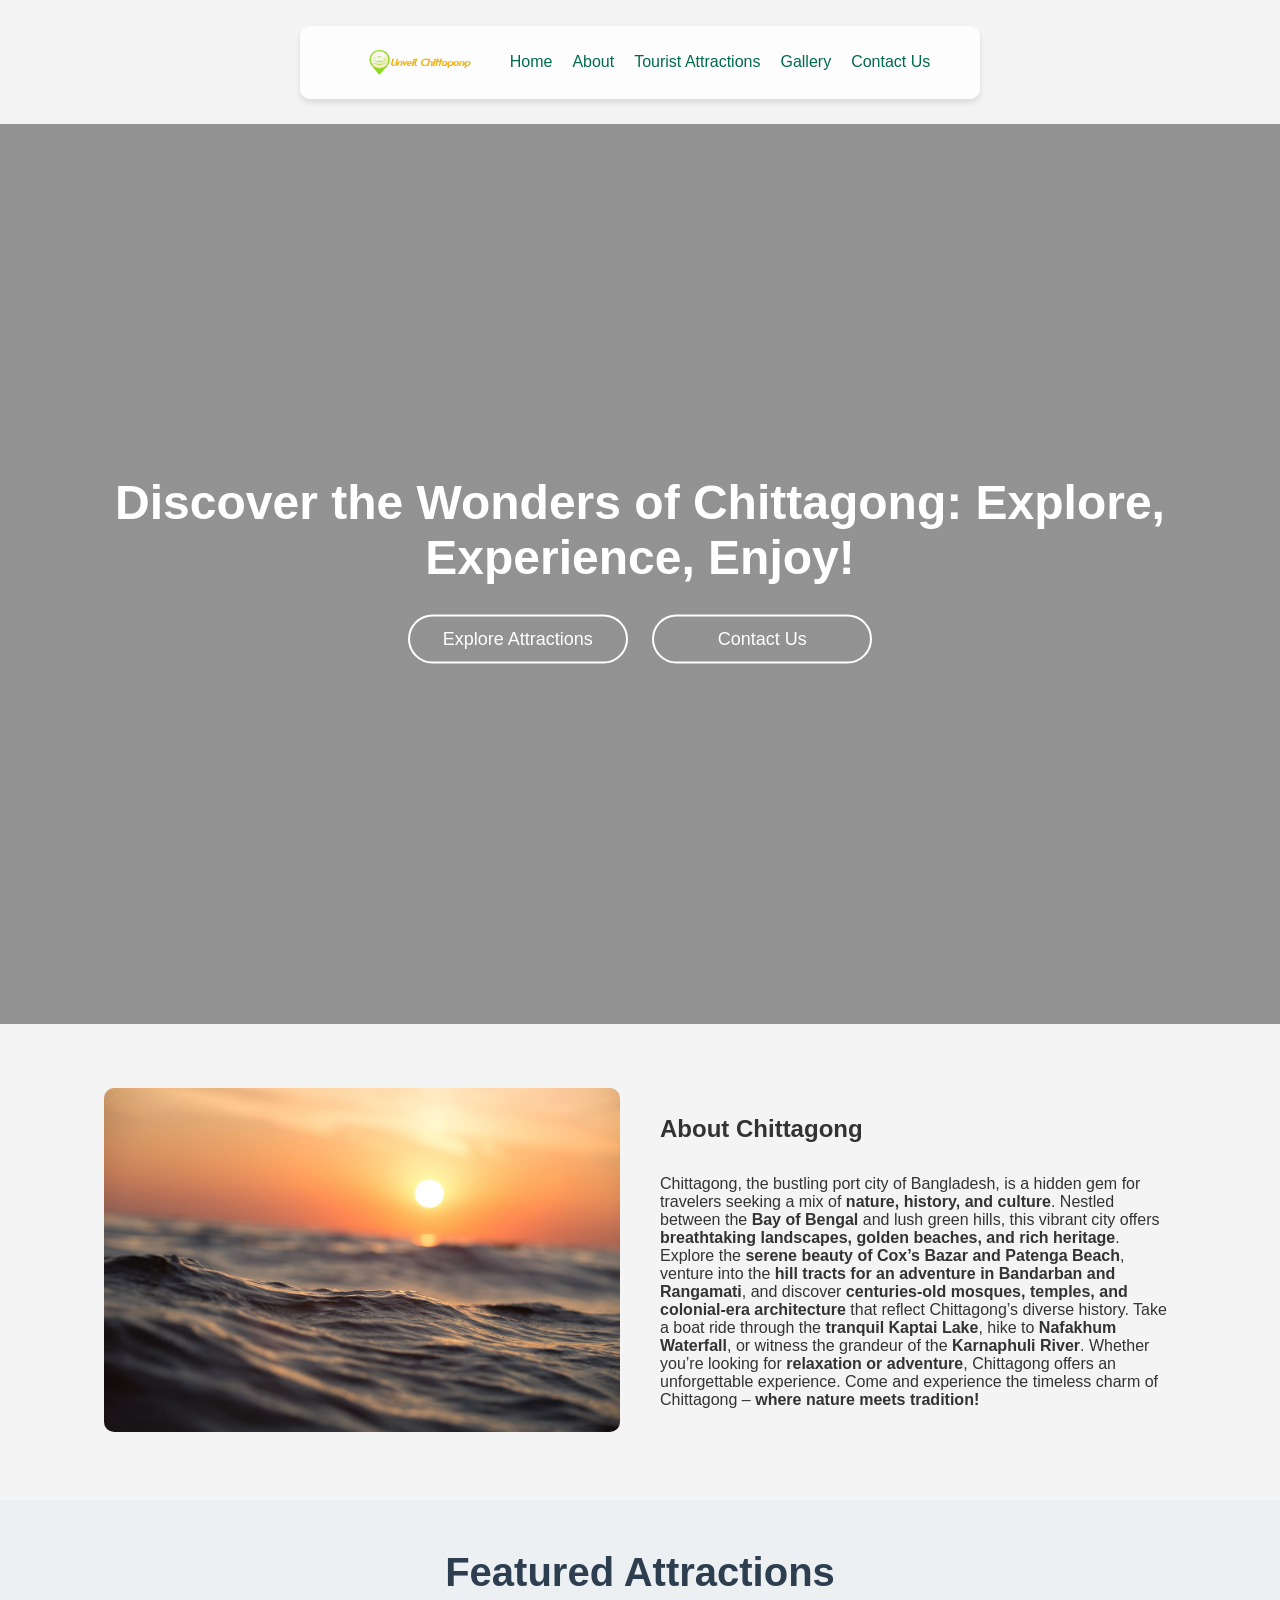
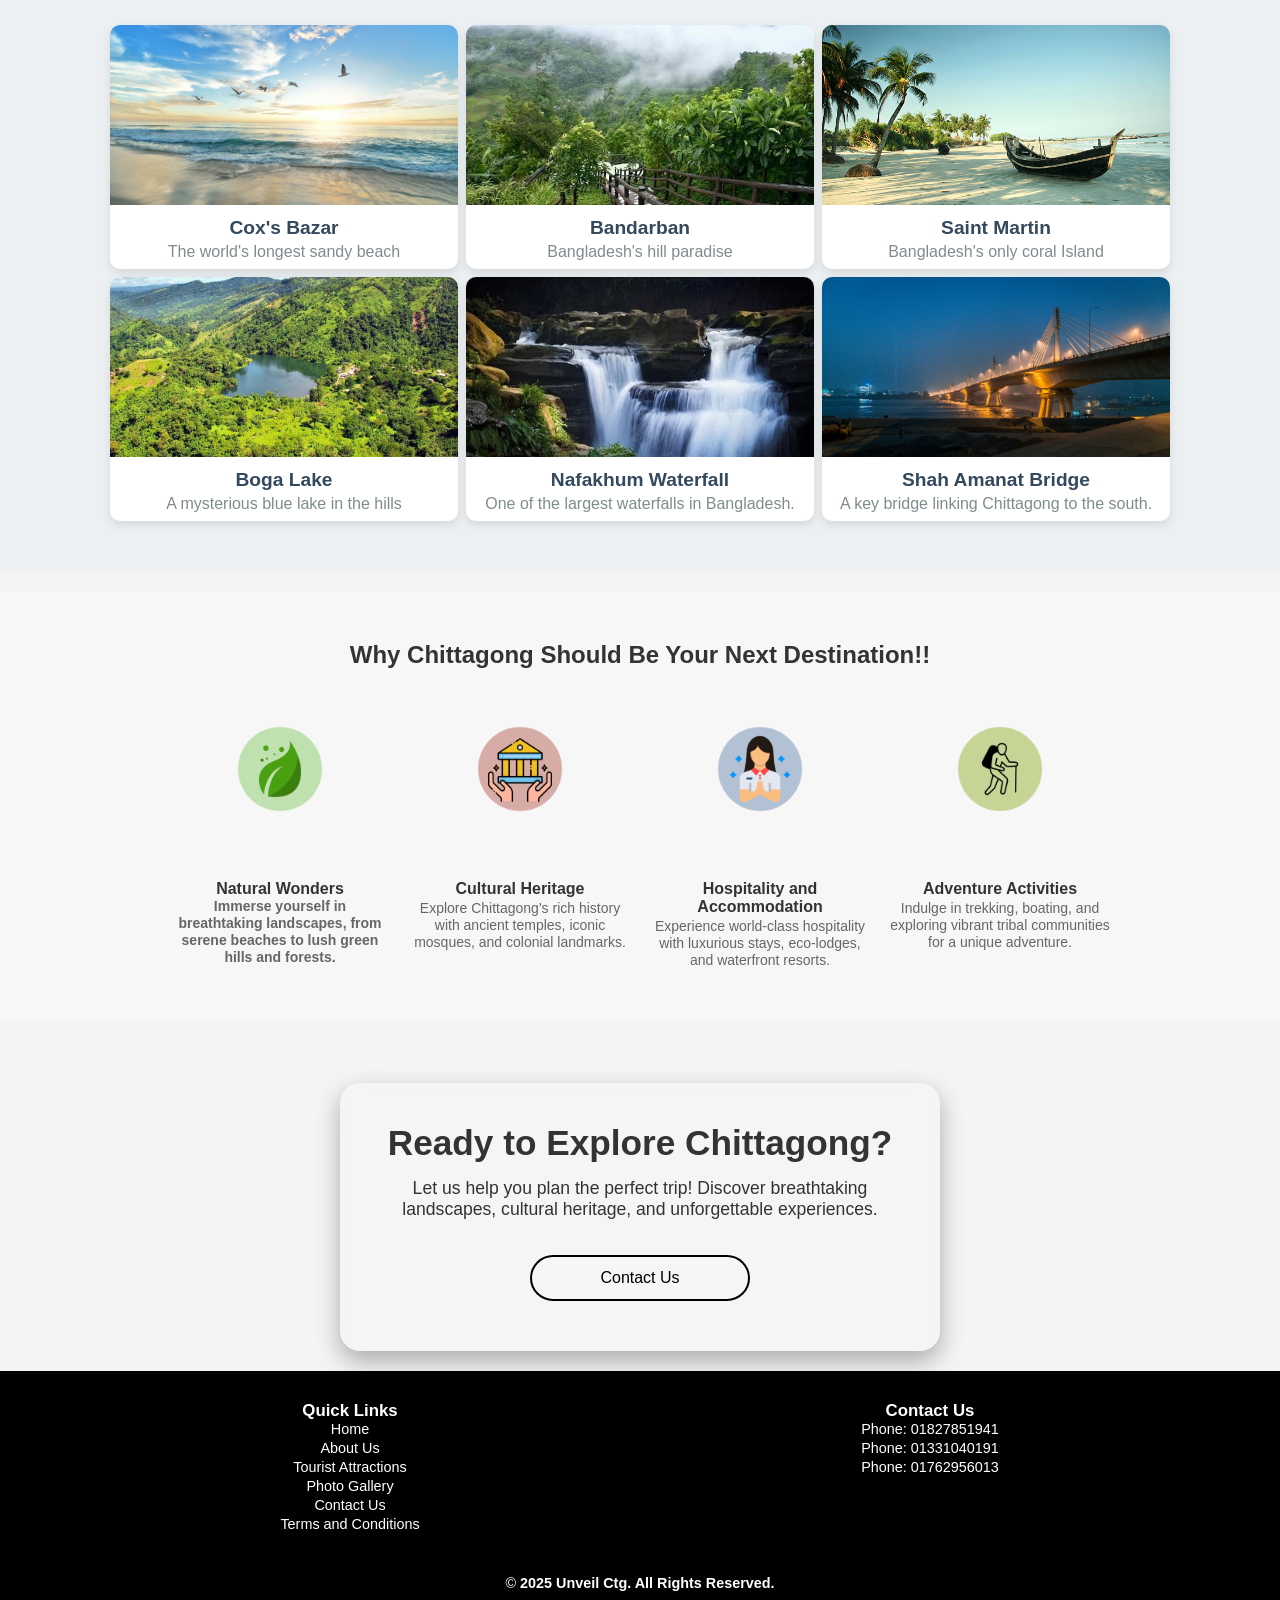
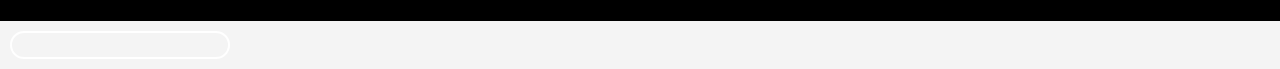
<file: index.html>
<!DOCTYPE html>
<html lang="en">
<head>
    <meta charset="UTF-8">
    <meta name="viewport" content="width=device-width, initial-scale=1.0">
    <title>Unveil Chittagong</title>
    <link href="https://fonts.googleapis.com/css2?family=Playfair+Display:wght@400;700&family=Roboto:wght@300;400;500&display=swap" rel="stylesheet">
    <link rel="stylesheet" href="style.css">
    
</head>
<body>
    <header class="hero">
        <nav>
            <img src="Logo-and-favicon/logo.png" alt="Logo" class="logo">
            <a href="#Home">Home</a>
            <a href="About us/about.html">About</a>
            <a href="Tourist.html">Tourist Attractions</a>
            <a href="Gallery/gallery.html">Gallery</a>
            <a href="contact/contact.html">Contact Us</a>
        </nav>
    </header>

    <section id="Home" class="home">
        <div class="banner">
            <video autoplay loop muted>
                <source src="video/sea video.mp4" type="video/mp4">
            </video>
            <div class="content">
                <h1>Discover the Wonders of Chittagong: Explore, Experience, Enjoy!</h1>
                <div class="buttons">
                    <a href="Tourist.html"><button type="button"> Explore Attractions </button></a>
                    <a href="contact/contact.html"><button type="button"> Contact Us </button></a>
                </div>
            </div>
        </div>
    </section>

    <section id="About" class="about">
        <div class="about-container">
            <div class="about-image">
                <img src="Images/sea-image.jpg" alt="Sea View">
            </div>
            <div class="about-content">
                <h2>About Chittagong</h2>
                <p>Chittagong, the bustling port city of Bangladesh, is a hidden gem for travelers seeking a mix of <b>nature, history, and culture</b>. Nestled between the <b>Bay of Bengal</b> and lush green hills, this vibrant city offers <strong>breathtaking landscapes, golden beaches, and rich heritage</strong>.
                Explore the <strong>serene beauty of Cox’s Bazar and Patenga Beach</strong>, venture into the <strong>hill tracts for an adventure in Bandarban and Rangamati</strong>, and discover <strong>centuries-old mosques, temples, and colonial-era architecture</strong> that reflect Chittagong’s diverse history.
                Take a boat ride through the <strong>tranquil Kaptai Lake</strong>, hike to <strong>Nafakhum Waterfall</strong>, or witness the grandeur of the <strong>Karnaphuli River</strong>. Whether you’re looking for <strong>relaxation or adventure</strong>, Chittagong offers an unforgettable experience.
                Come and experience the timeless charm of Chittagong – <b>where nature meets tradition!</b></p>
            </div>
        </div>
    </section>

    <section id="Featured Attractions">
        <div class="container">
            <h2>Featured Attractions</h2>
            <div class="attractions-container">
            
                <div class="attractions-grid">
                
                    <div class="attraction">
                        <img src="Images/Cox'sbazar2.jpg" alt="Cox's Bazar">
                        <h3>Cox's Bazar</h3>
                        <p>The world's longest sandy beach</p>
                    </div>
                    <div class="attraction">
                        <img src="Images/Bandarban.jpg" alt="Bandarban">
                        <h3>Bandarban</h3>
                        <p>Bangladesh's hill paradise</p>
                    </div>
                    <div class="attraction">
                        <img src="Images/saint martin.jpg" alt="Saint Martin">
                        <h3>Saint Martin</h3>
                        <p>Bangladesh's only coral Island</p>
                    </div>
                    <div class="attraction">
                        <img src="Images/boga-lake.jpg" alt="Boga Lake">
                        <h3>Boga Lake</h3>
                        <p>A mysterious blue lake in the hills</p>
                    </div>
                    <div class="attraction">
                        <img src="Images/Nafakhum.jpg" alt="Nafakhum Waterfall">
                        <h3>Nafakhum Waterfall</h3>
                        <p>One of the largest waterfalls in Bangladesh.</p>
                    </div>
                    <div class="attraction">
                        <img src="Images/shah amanat.jpg" alt="Shah Amanat">
                        <h3>Shah Amanat Bridge</h3>
                        <p>A key bridge linking Chittagong to the south.</p>
                    </div>
                </div>
    
            
            </div>
        </div>
    </section>

    <section id="why-chittagong">
        <div class="container">
            <h2>Why Chittagong Should Be Your Next Destination!!</h2>
            <div class="features">
                <div class="feature"> 
                 <img src="Images/natural wonders.png" class="nature">
                    <h3>Natural Wonders<p>Immerse yourself in breathtaking landscapes, from serene beaches to lush green hills and forests.</p>
                </div>
                <div class="feature">
                    <img src="Images/heritage.png" class="heritage">
                    <h3>Cultural Heritage</h3><p>Explore Chittagong's rich history with ancient temples, iconic mosques, and colonial landmarks.</p>
                </div>
                <div class="feature">
                    <img src="Images/Hospitality.png" class="hospitality">
                    <h3>Hospitality and Accommodation</h3><p>Experience world-class hospitality with luxurious stays, eco-lodges, and waterfront resorts.</p>
                </div>
                <div class="feature">
                    <img src="Images/advednture.png" class="adventure">
                    <h3>Adventure Activities</h3> <p>Indulge in trekking, boating, and exploring vibrant tribal communities for a unique adventure.</p>
                </div>
            </div>
        </div>
    </section>



    <section class="sk-trip-section">
        <div class="sk-trip-container">
            <h1 class="sk-trip-title">Ready to Explore Chittagong?</h1>
            <p class="sk-trip-description">Let us help you plan the perfect trip! Discover breathtaking landscapes, cultural heritage, and unforgettable experiences.</p>
            <button id="sk-contactBtn" class="sk-trip-button">Contact Us</button>
        </div>
    </section>




    <footer class="footer">
        <div class="footer-container">
            
            <div class="footer-column left">
                <h3>Quick Links</h3>
                <ul>
                    <li><a href="#Home">Home</a></li>
                    <li><a href="About us/about.html" target="_blank">About Us</a></li>
                    <li><a href="Tourist.html" target="_blank">Tourist Attractions</a></li>
                    <li><a href="Gallery/gallery.html" target="_blank">Photo Gallery</a></li>
                    <li><a href="contact/contact.html" target="_blank">Contact Us</a></li>
                    <li><a href="terms.html" target="_blank">Terms and Conditions</a></li>
                </ul>
            </div>
            
            <div class="footer-column right">
                <h3>Contact Us</h3>
                <ul>
                    <li>Phone: 01827851941</li>
                    <li>Phone: 01331040191</li>
                    <li>Phone: 01762956013</li>
                </ul>
            </div>
        </div>
        <div class="footer-bottom">
            <p>&copy; <strong>2025 Unveil Ctg. All Rights Reserved.</strong></p>
        </div>
    </footer>
    <script src="script.js"></script>
</body>
</html>
</file>
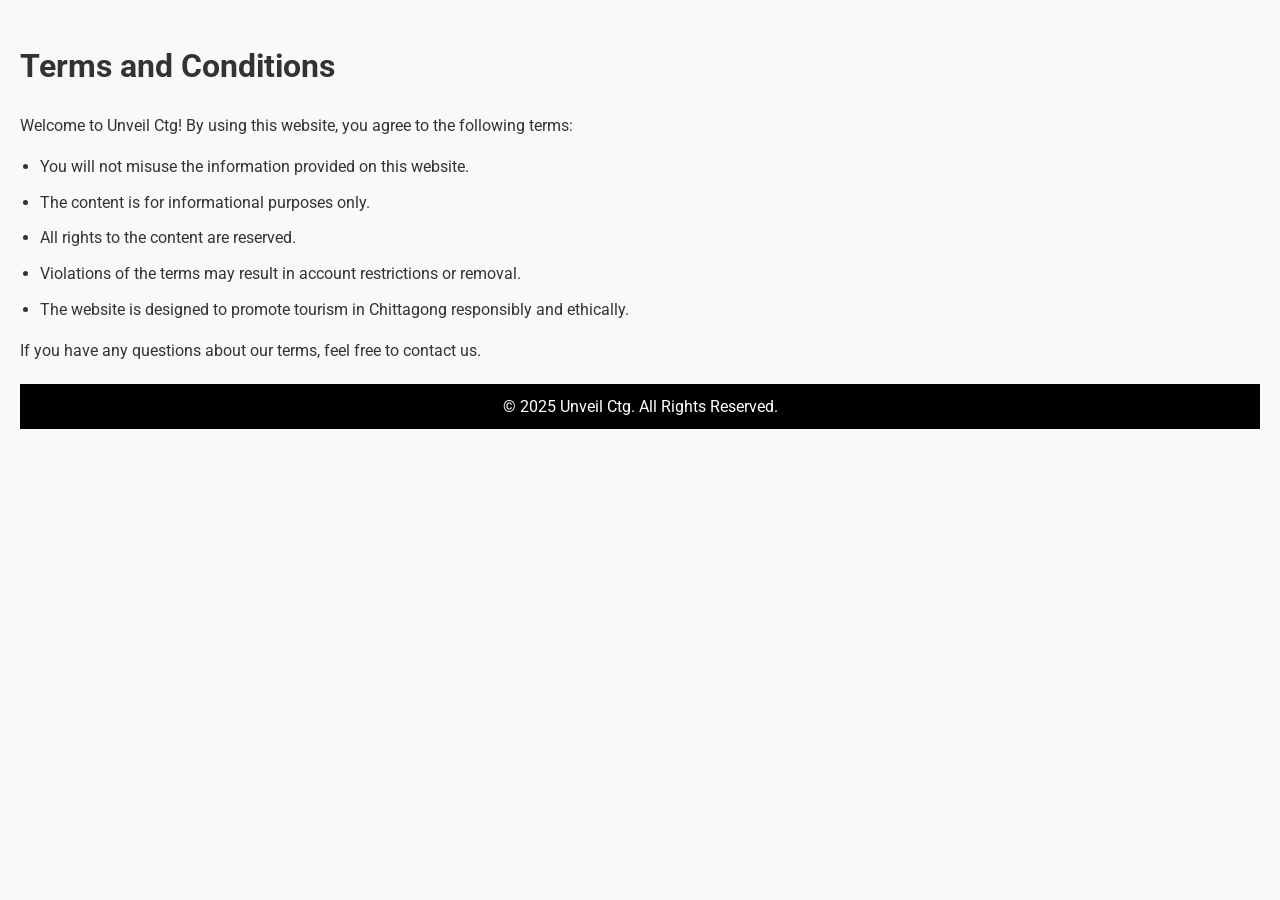
<file: terms.html>
<!DOCTYPE html>
<html lang="en">
<head>
    <meta charset="UTF-8">
    <meta name="viewport" content="width=device-width, initial-scale=1.0">
    <title>Terms and Conditions</title>
    <link href="https://fonts.googleapis.com/css2?family=Roboto:wght@300;400;500&display=swap" rel="stylesheet">
    <style>
        body {
            font-family: 'Roboto', sans-serif;
            margin: 0;
            padding: 0;
            line-height: 1.6;
            background-color: #f9f9f9;
            color: #333;
            padding: 20px;
        }
        h1 {
            font-size: 2em;
            margin-bottom: 20px;
        }
        p, ul {
            margin-bottom: 15px;
        }
        ul {
            padding-left: 20px;
        }
        ul li {
            margin-bottom: 10px;
        }
        footer {
            text-align: center;
            margin-top: 20px;
            padding: 10px 0;
            background-color: #000; 
            color: #fff;
        }
    </style>
</head>
<body>
    <h1>Terms and Conditions</h1>
    <p>Welcome to Unveil Ctg! By using this website, you agree to the following terms:</p>
    <ul>
        <li>You will not misuse the information provided on this website.</li>
        <li>The content is for informational purposes only.</li>
        <li>All rights to the content are reserved.</li>
        <li>Violations of the terms may result in account restrictions or removal.</li>
        <li>The website is designed to promote tourism in Chittagong responsibly and ethically.</li>
    </ul>
    <p>If you have any questions about our terms, feel free to contact us.</p>
    <footer>&copy; 2025 Unveil Ctg. All Rights Reserved.</footer>
</body>
</html>
</file>
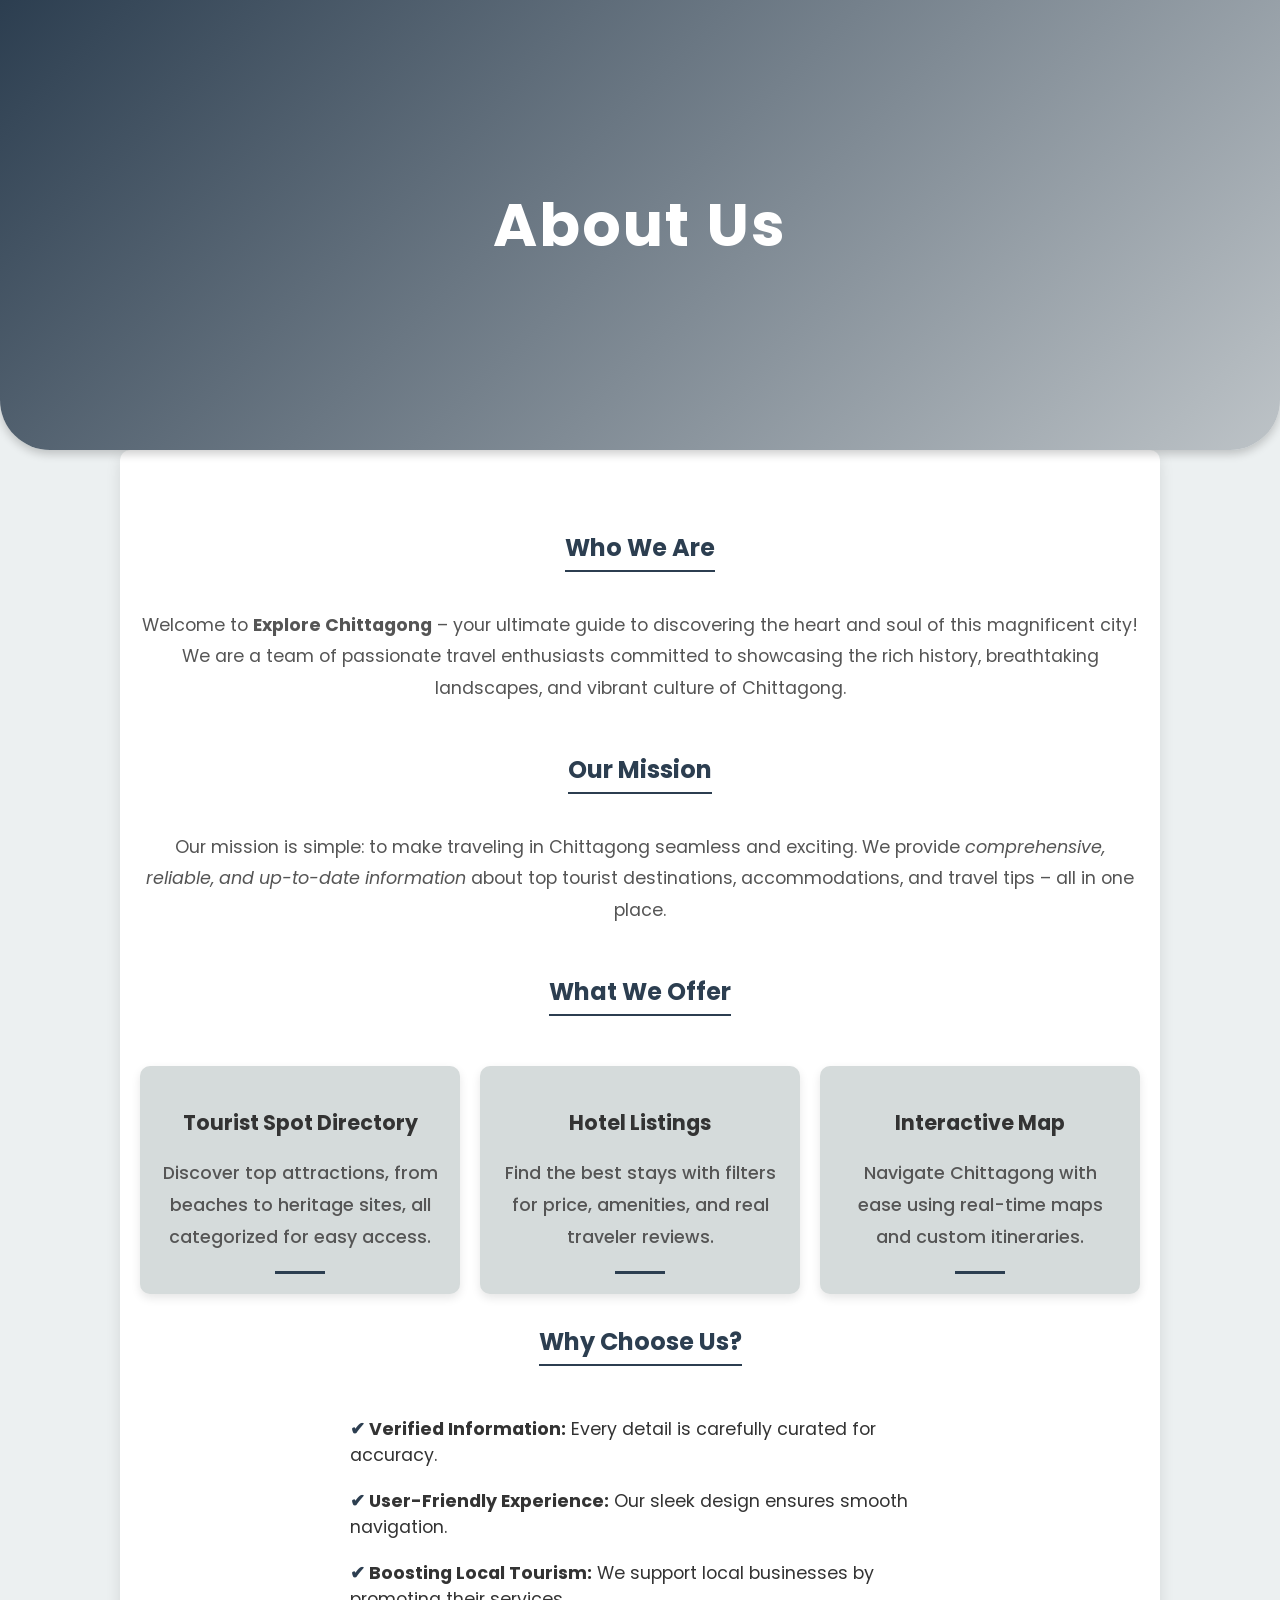
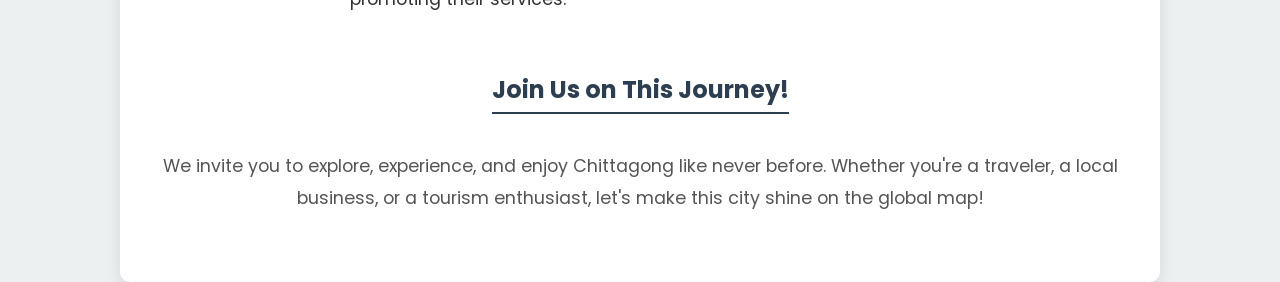
<file: About us/about.html>
<!DOCTYPE html>
<html lang="en">
<head>
    <meta charset="UTF-8">
    <meta name="viewport" content="width=device-width, initial-scale=1.0">
    <title>About Us - Explore Chittagong</title>
    <link rel="stylesheet" href="style.css">
</head>
<body>

    <section class="hero">
        <h1>About Us</h1>
    </section>

    <section class="about">
        <div class="container">
            <h2>Who We Are</h2>
            <p>Welcome to <strong>Explore Chittagong</strong> – your ultimate guide to discovering the heart and soul of this magnificent city! We are a team of passionate travel enthusiasts committed to showcasing the rich history, breathtaking landscapes, and vibrant culture of Chittagong.</p>

            <h2>Our Mission</h2>
            <p>Our mission is simple: to make traveling in Chittagong seamless and exciting. We provide <em>comprehensive, reliable, and up-to-date information</em> about top tourist destinations, accommodations, and travel tips – all in one place.</p>

            <h2>What We Offer</h2>
            <div class="features">
                <div class="feature-box">
                    <h3>Tourist Spot Directory</h3>
                    <p>Discover top attractions, from beaches to heritage sites, all categorized for easy access.</p>
                </div>
                <div class="feature-box">
                    <h3>Hotel Listings</h3>
                    <p>Find the best stays with filters for price, amenities, and real traveler reviews.</p>
                </div>
                <div class="feature-box">
                    <h3>Interactive Map</h3>
                    <p>Navigate Chittagong with ease using real-time maps and custom itineraries.</p>
                </div>
            </div>

            <h2>Why Choose Us?</h2>
            <ul>
                <li><strong>Verified Information:</strong> Every detail is carefully curated for accuracy.</li>
                <li><strong>User-Friendly Experience:</strong> Our sleek design ensures smooth navigation.</li>
                <li><strong>Boosting Local Tourism:</strong> We support local businesses by promoting their services.</li>
            </ul>

            <h2>Join Us on This Journey!</h2>
            <p>We invite you to explore, experience, and enjoy Chittagong like never before. Whether you're a traveler, a local business, or a tourism enthusiast, let's make this city shine on the global map!</p>
        </div>
    </section>

    

</body>
</html>
</file>
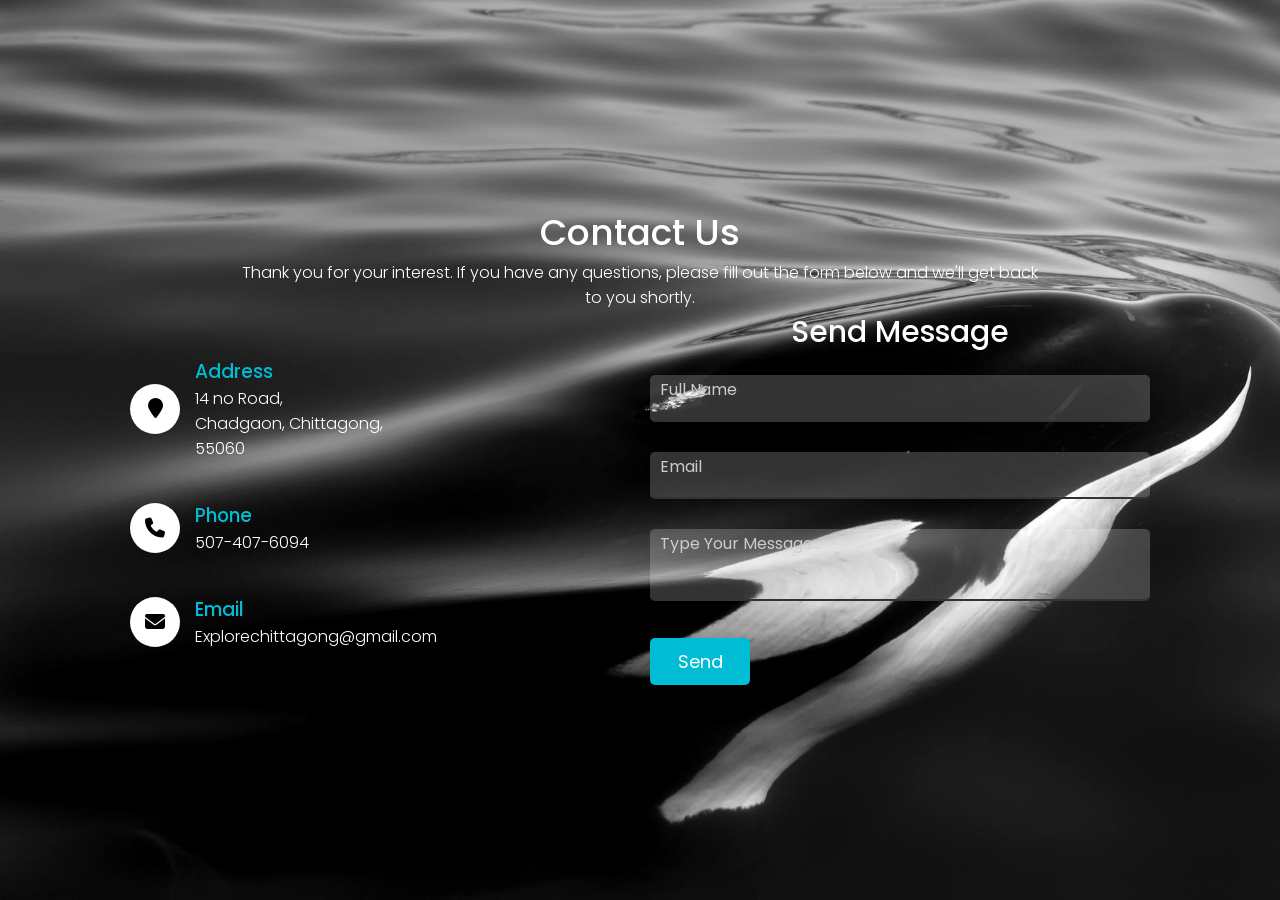
<file: contact/contact.html>
<!DOCTYPE html>
<html lang="en">
<head>
    <meta name="viewport" content="width=device-width, initial-scale=1.0">
    <meta charset="UTF-8">
    <title>Responsive Contact Us Page</title>
    <link rel="stylesheet" href="https://cdnjs.cloudflare.com/ajax/libs/font-awesome/6.6.0/css/all.min.css">
    <link rel="stylesheet" href="style.css">                                  
</head>                                  
<body>
    <section class="contact">
        
        <div class="content">
            <h2>Contact Us</h2>  
            <p>Thank you for your interest. If you have any questions, please fill out the form below and we'll get back to you shortly.</p>
        </div>
        <div class="container">
            <div class="contactInfo">
                <div class="box">
                    <div class="icon"><i class="fa fa-map-marker" aria-hidden="true"></i></div>
                    <div class="text">
                        <h3>Address</h3>  
                        <p>14 no Road,<br>Chadgaon, Chittagong,<br>55060</p>       
                    </div>                                    
                </div>        
                <div class="box">
                    <div class="icon"><i class="fa fa-phone" aria-hidden="true"></i></div>
                    <div class="text">
                        <h3>Phone</h3>  
                        <p>507-407-6094</p>       
                    </div>                                    
                </div>    
                <div class="box">
                    <div class="icon"><i class="fa fa-envelope" aria-hidden="true"></i></div>
                    <div class="text">
                        <h3>Email</h3>  
                        <p>Explorechittagong@gmail.com</p>       
                    </div>                                    
                </div>  
            </div> 
            <div class="contactForm">
                <form>
                    <h2>Send Message</h2>
                    <div class="inputBox">
                        <input type="text" required>
                        <span>Full Name</span>                 
                    </div>   
                    <div class="inputBox">
                        <input type="email" required>
                        <span>Email</span>                 
                    </div>   
                    <div class="inputBox">
                        <textarea required></textarea>
                        <span>Type Your Message...</span>                 
                    </div>  
                    <div class="inputBox">
                        <input type="submit" value="Send">
                    </div>    
                </form>                         
            </div>
        </div>
    </section>                                    
</body>
</html>
</file>
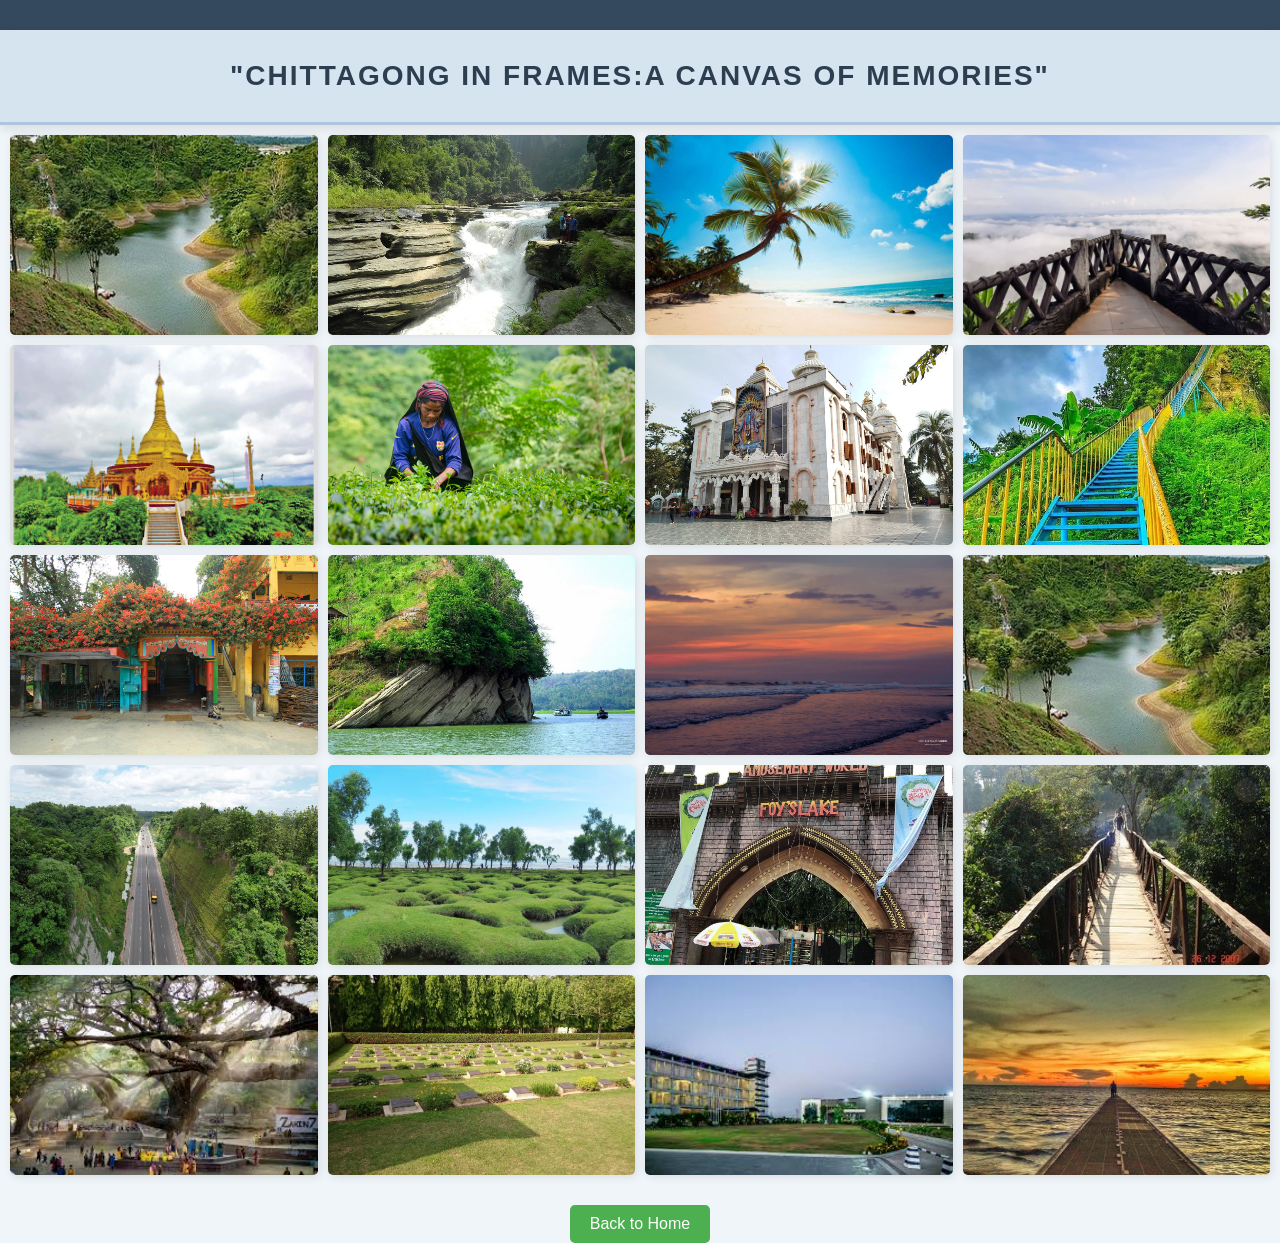
<file: Gallery/gallery.html>
<!DOCTYPE html>
<html lang="en">
<head>
    <meta charset="UTF-8">
    <meta name="viewport" content="width=device-width, initial-scale=1.0">
    <title> </title>
    <link rel="stylesheet" href="style.css">
</head>
<body>
    <nav>
        <ul>
        
            <li><a href="gallery.html"></a></li>
        </ul>
    </nav>

    <section class="gallery-header">
        "chittagong in frames:A Canvas of Memories"
    </section>

    <section class="gallery">
        <img src="Image 1.jpg" alt="Image 1">
        <img src="Image 2.jpg" alt="Image 2">
        <img src="Image 3.jpg" alt="Image 3">
        <img src="Image 4.jpg" alt="Image 4">
         <img src="Image 5.jpg"alt="image 5">
         <img src="bashkhali tea garden.jpg"alt="tea garden">
         <img src="Mondir.jpg"alt="Mondir">
         <img src="mayung-kopal.jpg"alg="mayung-kopal">
         <img src="Majar.jpg"alt="Majar">
         <img src="panoramic-beauty-of-kaptai.jpg"alt="Lake">
         <img src="sunset.webp"alt="sunset">
         <img src="vatiyari.jpg"alt="vatiyari">
         <img src="link road.jpg"alt="road">
         <img src="guliakhali 2.jpeg"alt="beach">
         <img src="foys lake.jpg"alt="foys lake">
         <img src="dulhazra-safari-park.jpg"alt="safari park">
         <img src="crb.jpg"alt="crb">
         <img src="chittagong-commonwealth.jpg"alt="cemetry">
         <img src="boat club.jpg"alt="boat club">
         <img src="bashbaria.jpg"alt="bashbaria">
         
    </section>


<section class="back-to-home">
    <a href="../index.html"><button>Back to Home</button></a>
</section>



</body>
</html>
</file>
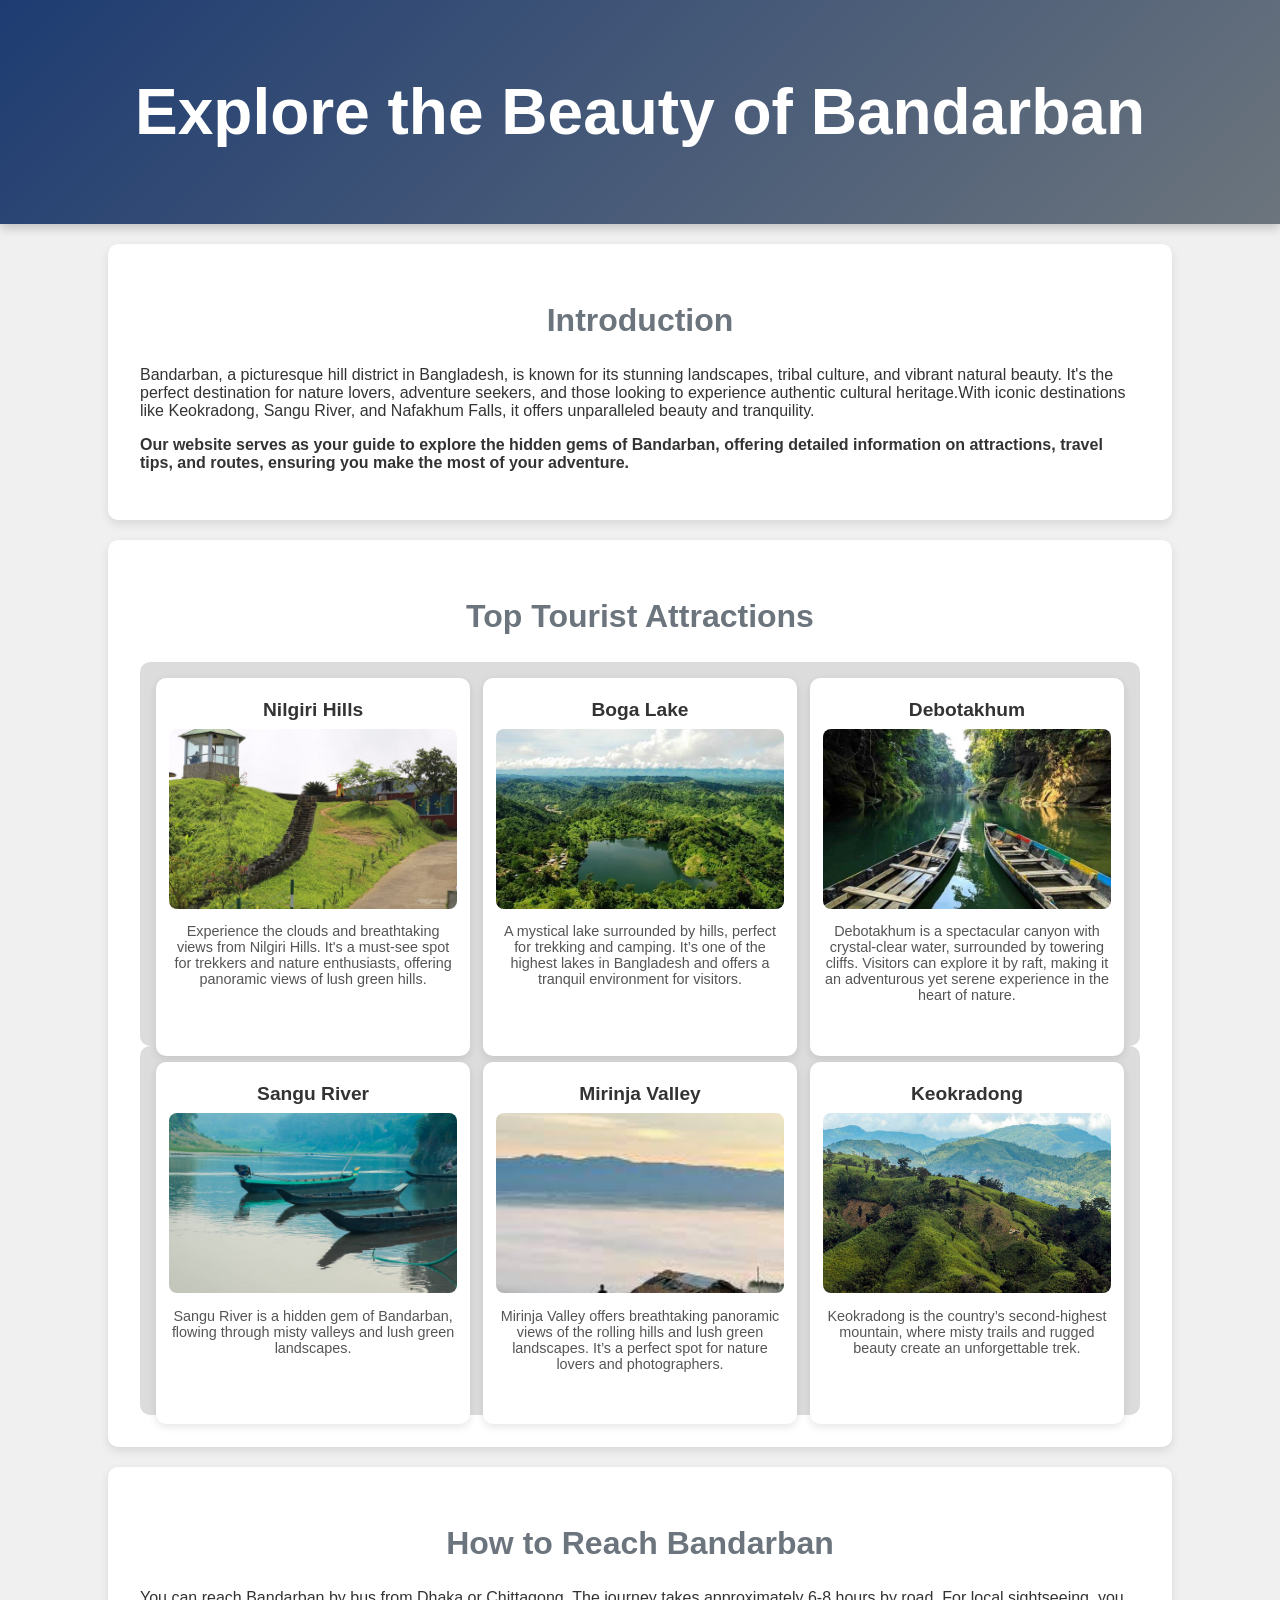
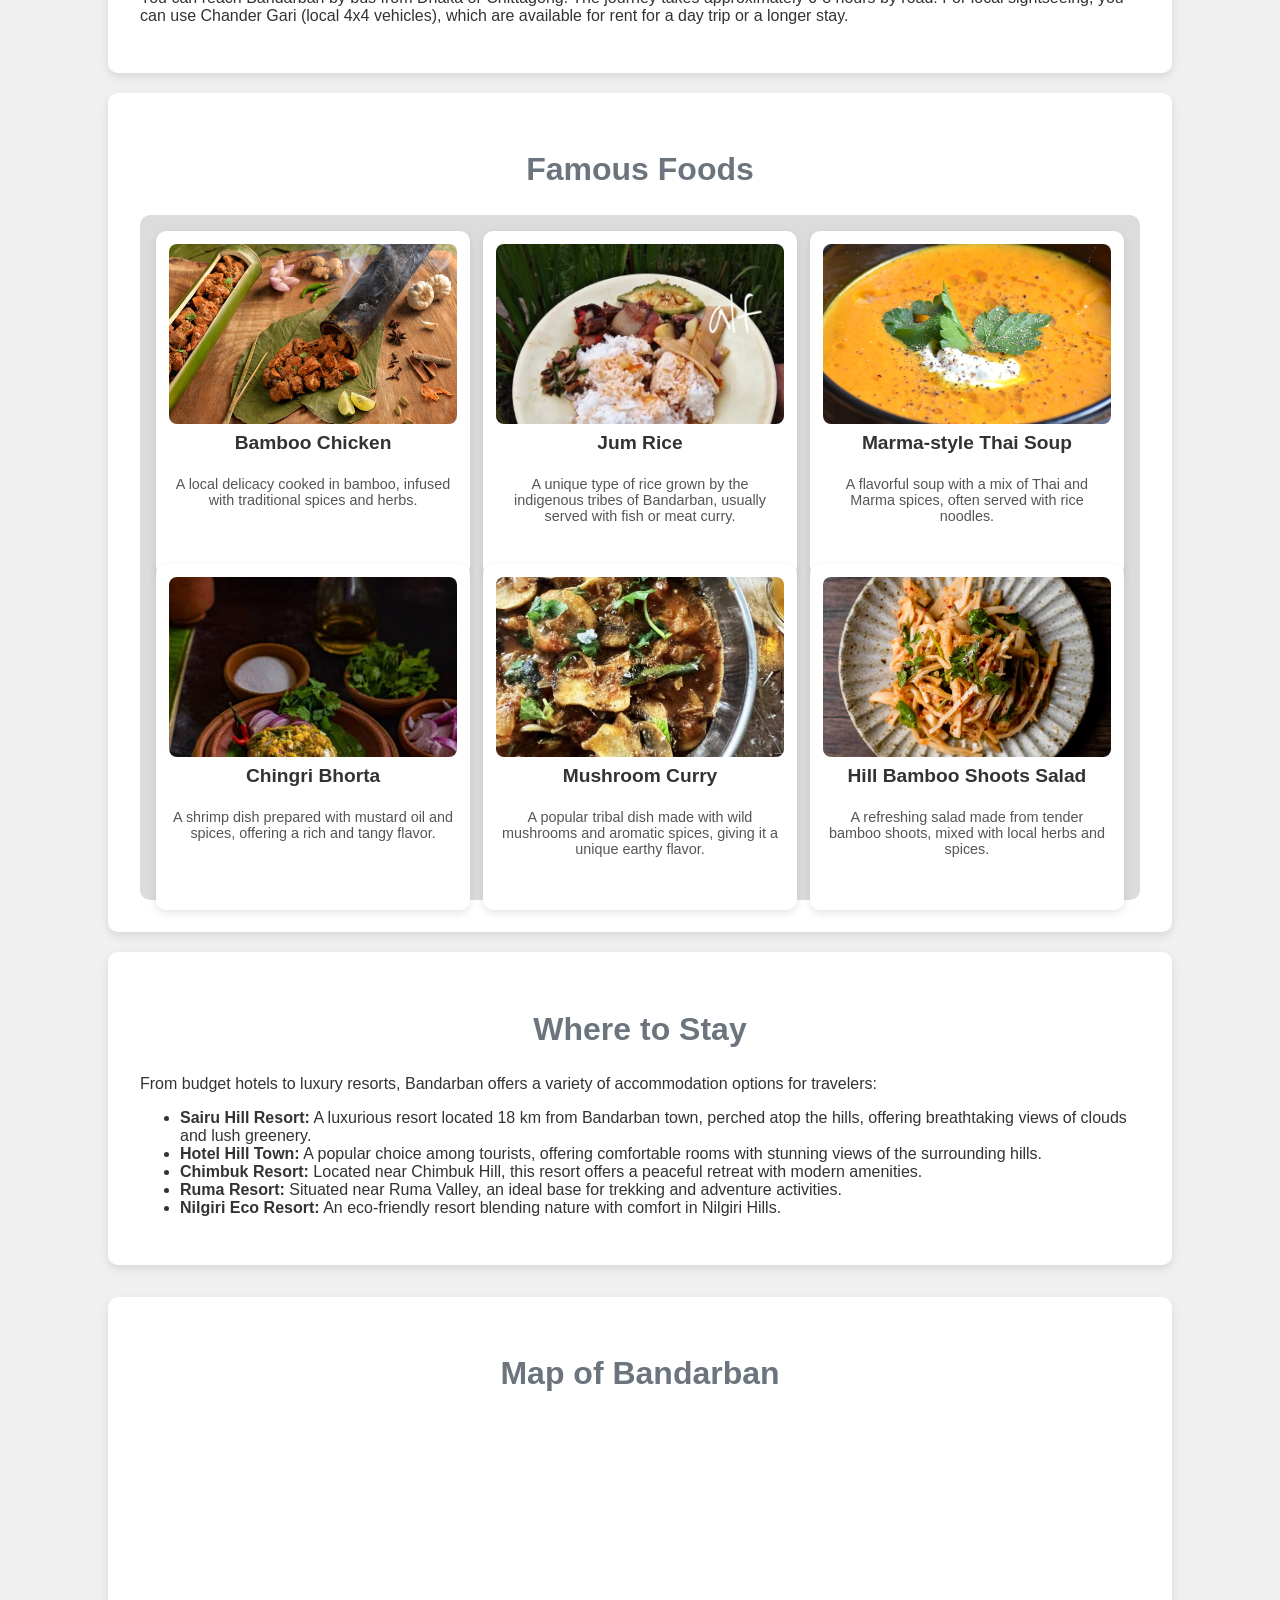
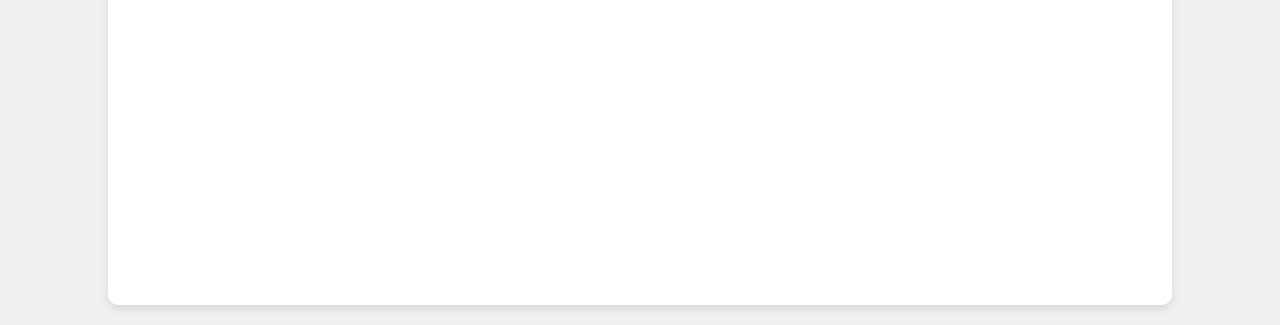
<file: Tourist Attractions/Bandarban.html>
<!DOCTYPE html>
<html lang="en">
<head>
    <meta charset="UTF-8">
    <meta name="viewport" content="width=device-width, initial-scale=1.0">
    <title>Explore Bandarban</title>
    <link rel="stylesheet" href="style.css">
</head>
<body>
    <header>
        <h1>Explore the Beauty of Bandarban</h1>
    </header>
    <section id="intro">
        <h2>Introduction</h2>
        <p>Bandarban, a picturesque hill district in Bangladesh, is known for its stunning landscapes, tribal culture, and vibrant natural beauty. It's the perfect destination for nature lovers, adventure seekers, and those looking to experience authentic cultural heritage.With iconic destinations like Keokradong, Sangu River, and Nafakhum Falls, it offers unparalleled beauty and tranquility. </p>
          <p><strong>  Our website serves as your guide to explore the hidden gems of Bandarban, offering detailed information on attractions, travel tips, and routes, ensuring you make the most of your adventure.</strong></p>
    </section>
    <section id="places">
        <h2>Top Tourist Attractions</h2>
        <div class="places-box">
            <div class="places-grid">
                <div class="place-item">
                    <h3>Nilgiri Hills</h3>
                    <img src="nilgiri-resort.jpg" alt="Nilgiri Hills">
                    <p>Experience the clouds and breathtaking views from Nilgiri Hills. It's a must-see spot for trekkers and nature enthusiasts, offering panoramic views of lush green hills.</p>
                </div>
                <div class="place-item">
                    <h3>Boga Lake</h3>
                    <img src="boga-lake (1).jpg" alt="Boga Lake">
                    <p>A mystical lake surrounded by hills, perfect for trekking and camping. It’s one of the highest lakes in Bangladesh and offers a tranquil environment for visitors.</p>
                </div>
                <div class="place-item">
                    <h3>Debotakhum</h3>
                    <img src="debotakhum.jpg" alt="Debotakhum">
                    <p>Debotakhum is a spectacular canyon with crystal-clear water, surrounded by towering cliffs. Visitors can explore it by raft, making it an adventurous yet serene experience in the heart of nature.</p>
                </div>
            </div>
            <div class="places-grid">
                <div class="place-item">
                    <h3>Sangu River</h3>
                    <img src="sangu river.jpg" alt="Sangu river">
                    <p>Sangu River is a hidden gem of Bandarban, flowing through misty valleys and lush green landscapes.</p>
                </div>
                <div class="place-item">
                    <h3>Mirinja Valley</h3>
                    <img src="mirinja valley.jpg" alt="Mirinja Valley">
                    <p>Mirinja Valley offers breathtaking panoramic views of the rolling hills and lush green landscapes. It’s a perfect spot for nature lovers and photographers.</p>
                </div>
                <div class="place-item">
                    <h3>Keokradong</h3>
                    <img src="keokradong.jpg" alt="keokradong">
                    <p>Keokradong is the country’s second-highest mountain, where misty trails and rugged beauty create an unforgettable trek.</p>
                </div>
            </div>
        </div>
    </section>
    

    <section id="how-to-go">
        <h2>How to Reach Bandarban</h2>
        <p>You can reach Bandarban by bus from Dhaka or Chittagong. The journey takes approximately 6-8 hours by road. For local sightseeing, you can use Chander Gari (local 4x4 vehicles), which are available for rent for a day trip or a longer stay.</p>
    </section>
    <section id="food">
        <h2>Famous Foods</h2>
        <div class="food-grid">
            <div class="food-item">
                <img src="Bamboo chicken.jpg" alt="Bamboo Chicken">
                <h3>Bamboo Chicken</h3>
                <p>A local delicacy cooked in bamboo, infused with traditional spices and herbs.</p>
            </div>
            <div class="food-item">
                <img src="jum rice.jpeg" alt="Jum Rice">
                <h3>Jum Rice</h3>
                <p>A unique type of rice grown by the indigenous tribes of Bandarban, usually served with fish or meat curry.</p>
            </div>
            <div class="food-item">
                <img src="soup.jpeg" alt="Marma-style Thai Soup">
                <h3>Marma-style Thai Soup</h3>
                <p>A flavorful soup with a mix of Thai and Marma spices, often served with rice noodles.</p>
            </div>
            <div class="food-item">
                <img src="Chingri vorta.jpeg" alt="Chingri Bhorta">
                <h3>Chingri Bhorta</h3>
                <p>A shrimp dish prepared with mustard oil and spices, offering a rich and tangy flavor.</p>
            </div>
            <div class="food-item">
                <img src="mushroom.jpeg" alt="Mushroom Curry">
                <h3>Mushroom Curry</h3>
                <p>A popular tribal dish made with wild mushrooms and aromatic spices, giving it a unique earthy flavor.</p>
            </div>
            <div class="food-item">
                <img src="salad.jpeg" alt="Hill Bamboo Shoots Salad">
                <h3>Hill Bamboo Shoots Salad</h3>
                <p>A refreshing salad made from tender bamboo shoots, mixed with local herbs and spices.</p>
            </div>
        </div>
    </section>
    <section id="stay">
        <h2>Where to Stay</h2>
        <p>From budget hotels to luxury resorts, Bandarban offers a variety of accommodation options for travelers:</p>
        <ul>
            <li><strong>Sairu Hill Resort:</strong> A luxurious resort located 18 km from Bandarban town, perched atop the hills, offering breathtaking views of clouds and lush greenery.</li>
            <li><strong>Hotel Hill Town:</strong> A popular choice among tourists, offering comfortable rooms with stunning views of the surrounding hills.</li>
            <li><strong>Chimbuk Resort:</strong> Located near Chimbuk Hill, this resort offers a peaceful retreat with modern amenities.</li>
            <li><strong>Ruma Resort:</strong> Situated near Ruma Valley, an ideal base for trekking and adventure activities.</li>
            <li><strong>Nilgiri Eco Resort:</strong> An eco-friendly resort blending nature with comfort in Nilgiri Hills.</li>
        </ul>
    </section>
    <section id="map" class="map">
        <h2>Map of Bandarban</h2>
        <iframe src="https://www.google.com/maps/embed?pb=!1m18!1m12!1m3!1d3686.620248317712!2d92.21640087496457!3d22.195327334179164!2m3!1f0!2f0!3f0!3m2!1i1024!2i768!4f13.1!3m3!1m2!1s0x30ad075f0ff8c9e3%3A0xe1cf7046881b37fa!2sBandarban!5e0!3m2!1sen!2sbd!4v1614777153002!5m2!1sen!2sbd" width="600" height="450" style="border:0;" allowfullscreen="" loading="lazy"></iframe>
    </section>
</body>
</html>
</file>
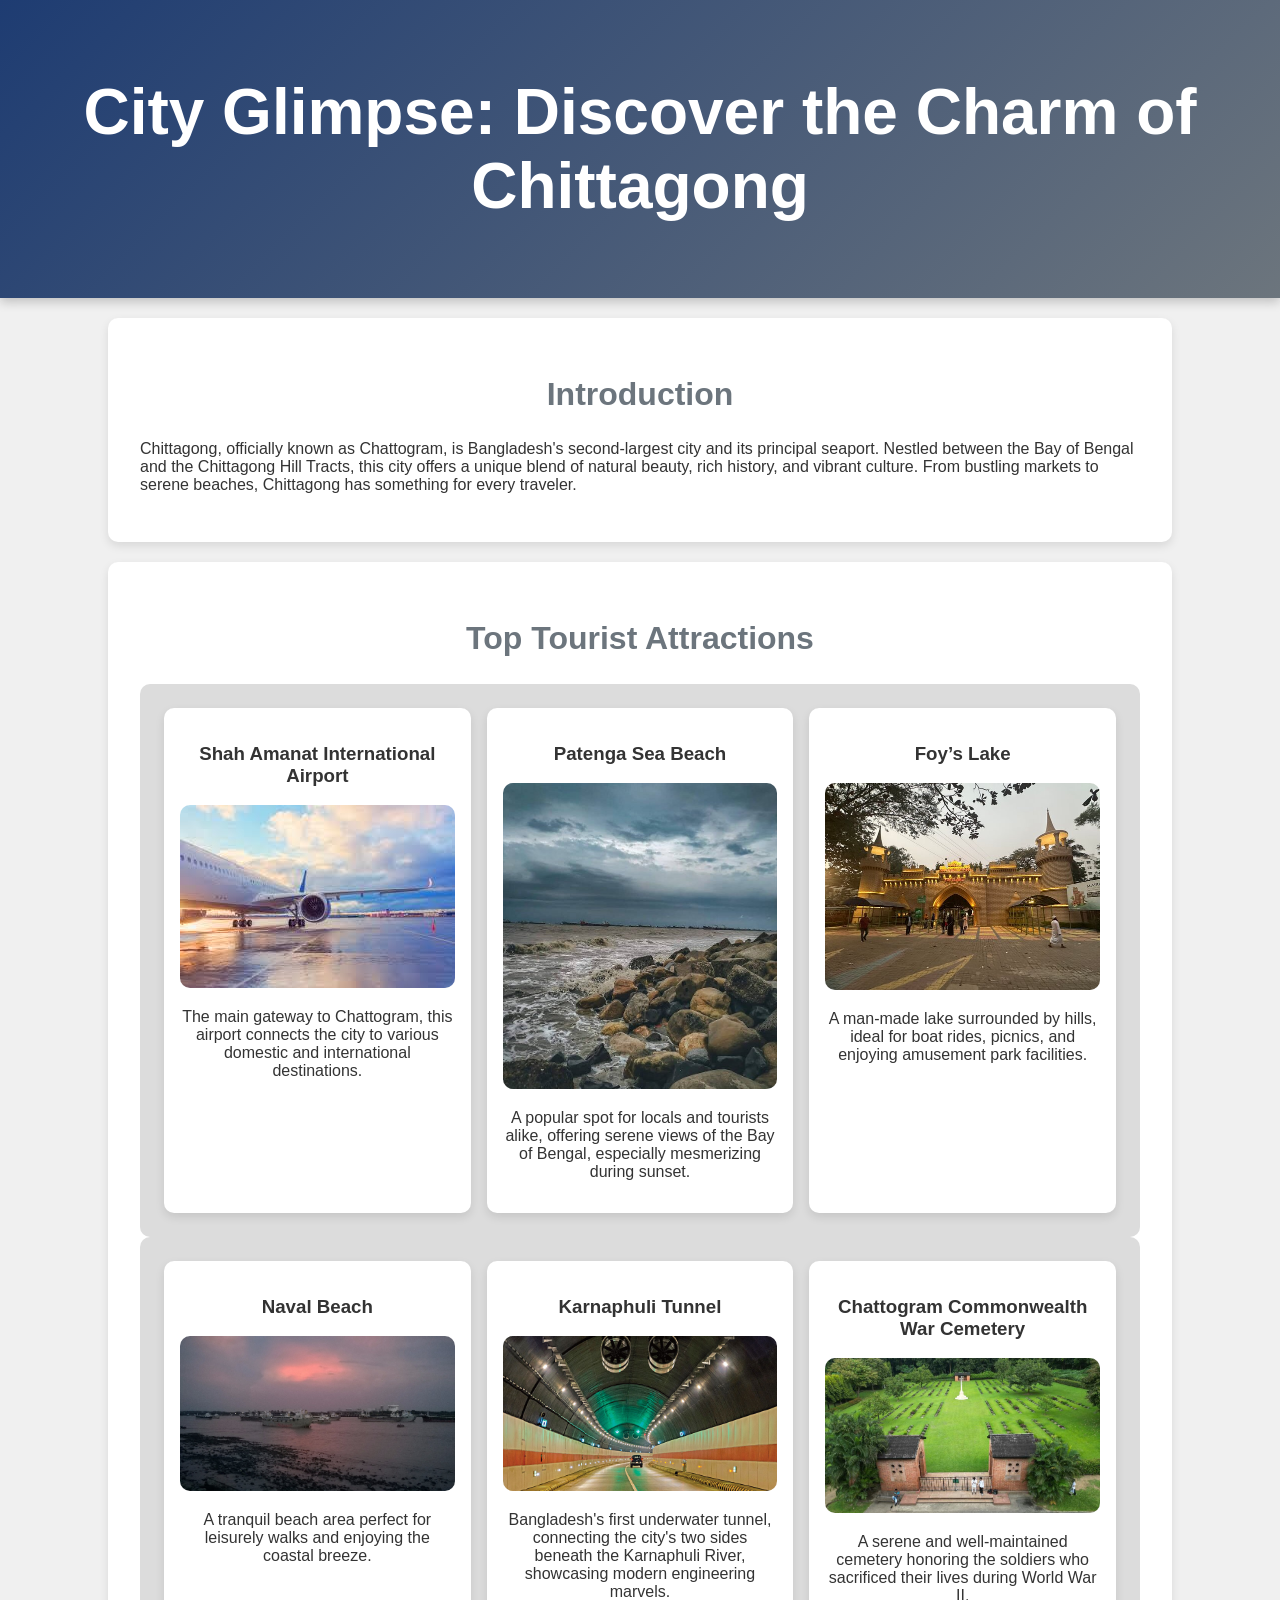
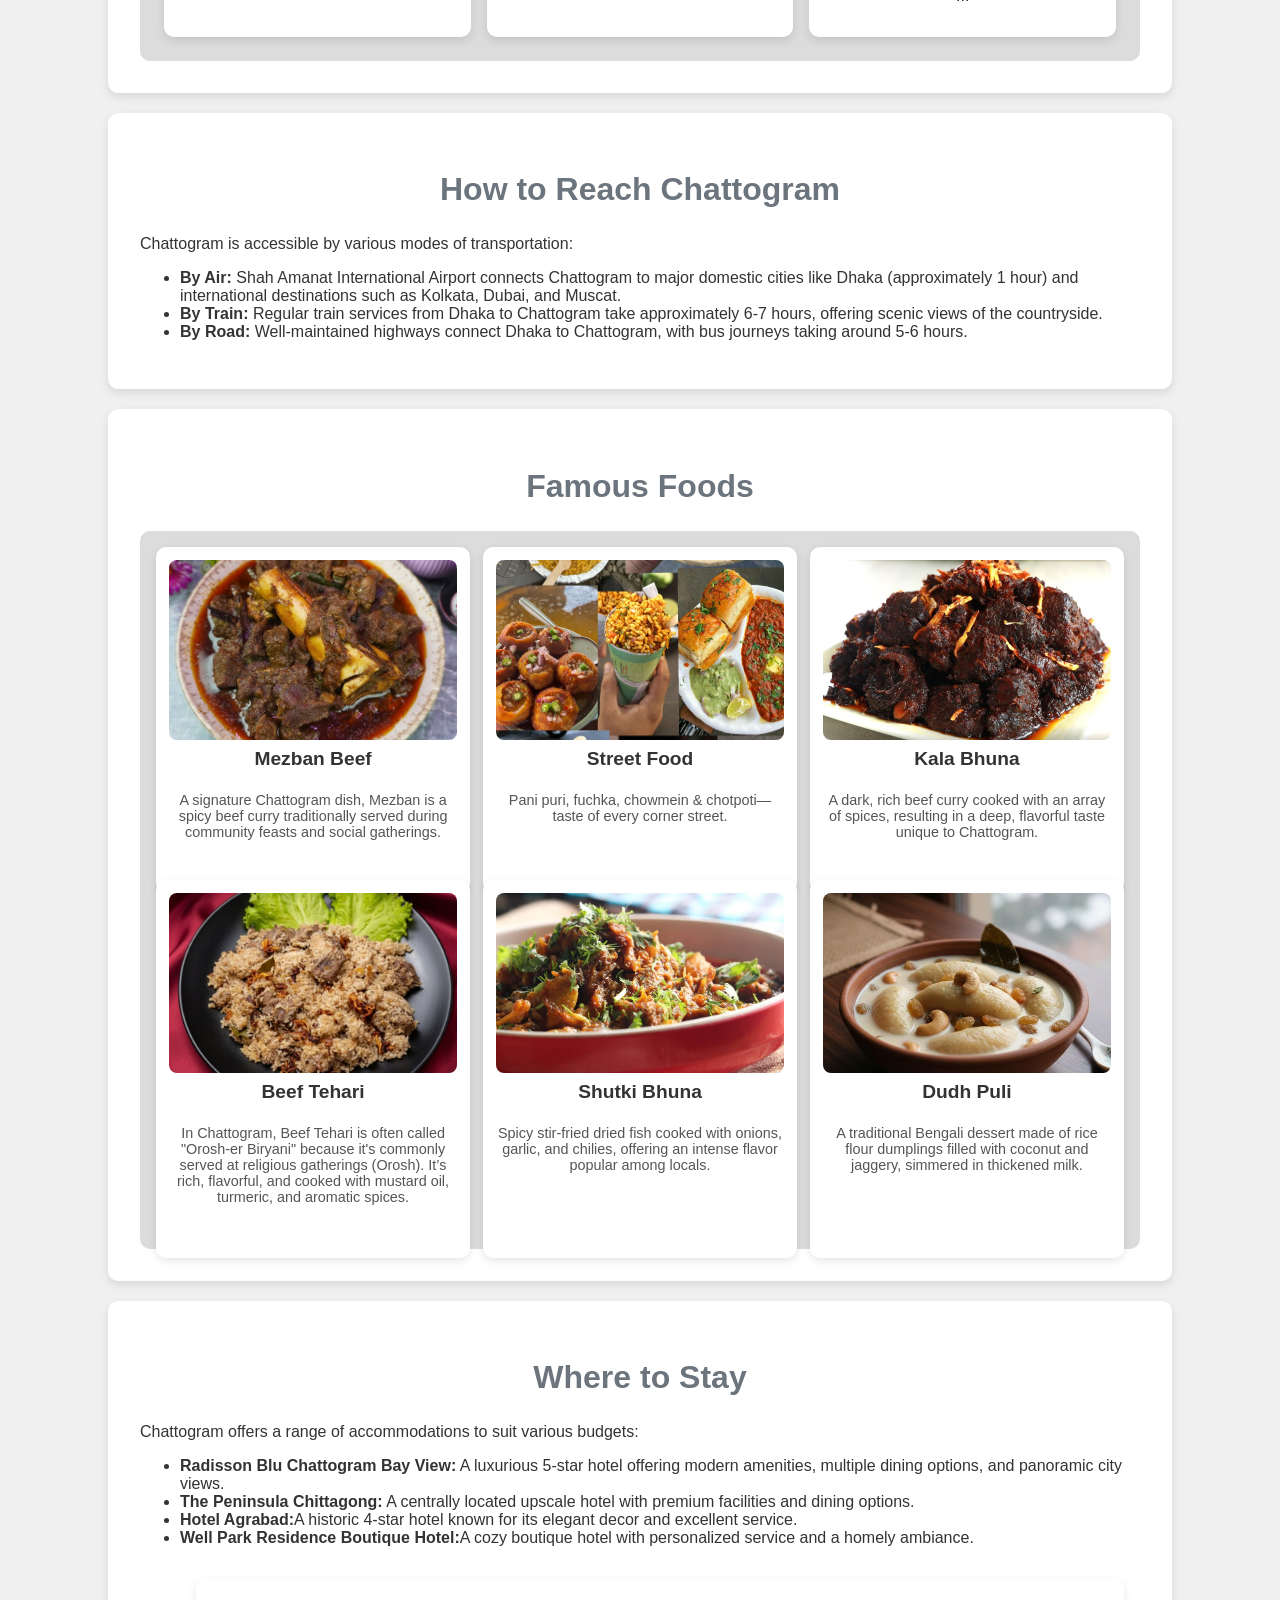
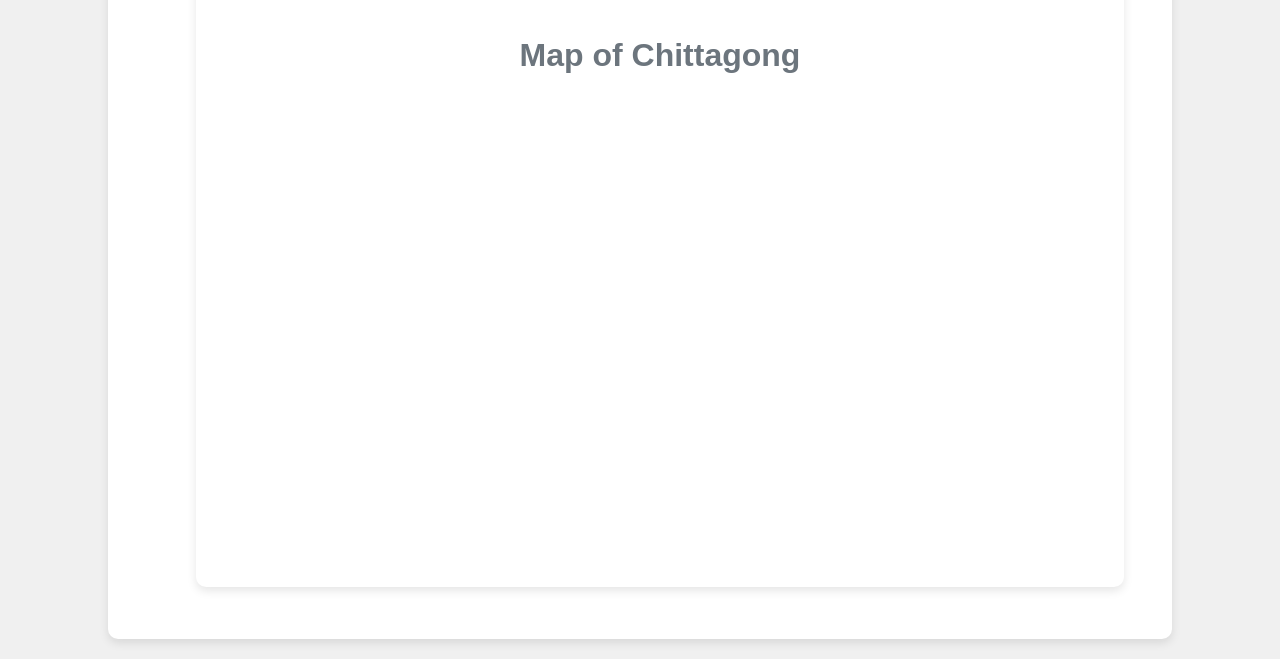
<file: Tourist Attractions/city.html>
<!DOCTYPE html>
<html lang="en">
<head>
    <meta charset="UTF-8">
    <meta name="viewport" content="width=device-width, initial-scale=1.0">
    <title>City Glimps: Discover Chittagong</title>
    <link rel="stylesheet" href="city.css">
</head>
<body>
    <header>
        <h1>City Glimpse: Discover the Charm of Chittagong</h1>
    </header>
    <section id="intro">
        <h2>Introduction</h2>
        <p>Chittagong, officially known as Chattogram, is Bangladesh's second-largest city and its principal seaport. Nestled between the Bay of Bengal and the Chittagong Hill Tracts, this city offers a unique blend of natural beauty, rich history, and vibrant culture. From bustling markets to serene beaches, Chittagong has something for every traveler.</p>
    </section>
    <section id="places">
        <h2>Top Tourist Attractions</h2>
        <div class="places-box">
            <div class="places-grid">
                <div class="place-item">
                    <h3>Shah Amanat International Airport</h3>
                    <img src="airport.jpg" alt="Shah Amanat International Airport">
                    <p>The main gateway to Chattogram, this airport connects the city to various domestic and international destinations.</p>
                </div>
                <div class="place-item">
                    <h3>Patenga Sea Beach</h3>
                    <img src="patengaa beach.jpg" alt="Patenga Sea Beach">
                    <p>A popular spot for locals and tourists alike, offering serene views of the Bay of Bengal, especially mesmerizing during sunset.</p>
                </div>
                <div class="place-item">
                    <h3>Foy’s Lake</h3>
                    <img src="Foy's Lake.jpg" alt="Foy’s Lake">
                    <p>A man-made lake surrounded by hills, ideal for boat rides, picnics, and enjoying amusement park facilities.</p>
                </div>
            </div>
            <div class="places-grid">
                <div class="place-item">
                    <h3>Naval Beach</h3>
                    <img src="Neval.jpg" alt="Naval Beach">
                    <p>A tranquil beach area perfect for leisurely walks and enjoying the coastal breeze.</p>
                </div>
                <div class="place-item">
                    <h3>Karnaphuli Tunnel</h3>
                    <img src="karnaphuli tunnel.jpg" alt="Karnaphuli Tunnel">
                    <p>Bangladesh's first underwater tunnel, connecting the city's two sides beneath the Karnaphuli River, showcasing modern engineering marvels.</p>
                </div>
                <div class="place-item">
                    <h3>Chattogram Commonwealth War Cemetery</h3>
                    <img src="commonwealth-war-cemetery.jpg" alt="Chattogram Commonwealth War Cemetery">
                    <p>A serene and well-maintained cemetery honoring the soldiers who sacrificed their lives during World War II.</p>
                </div>
            </div>
        </div>
    </section>
    <section id="how-to-go">
        <h2>How to Reach Chattogram</h2>
        <p>Chattogram is accessible by various modes of transportation:</p>
        <ul>
            <li><strong>By Air:</strong> Shah Amanat International Airport connects Chattogram to major domestic cities like Dhaka (approximately 1 hour) and international destinations such as Kolkata, Dubai, and Muscat.</li>
            <li><strong>By Train:</strong> Regular train services from Dhaka to Chattogram take approximately 6-7 hours, offering scenic views of the countryside.</li>
            <li><strong>By Road:</strong> Well-maintained highways connect Dhaka to Chattogram, with bus journeys taking around 5-6 hours.</li>
        </ul>
    </section>
    <section id="food">
        <h2>Famous Foods</h2>
        <div class="food-grid">
            <div class="food-item">
                <img src="mezban beef.jpg" alt="Mezban Beef">
                <h3>Mezban Beef</h3>
                <p>A signature Chattogram dish, Mezban is a spicy beef curry traditionally served during community feasts and social gatherings.</p>
            </div>
            <div class="food-item">
                <img src="street food.png" alt="Street Food">
                <h3>Street Food</h3>
                <p>Pani puri, fuchka, chowmein & chotpoti—taste of every corner street.</p>
            </div>
            <div class="food-item">
                <img src="kala Bhuna.jpg" alt="Kala Bhuna">
                <h3>Kala Bhuna</h3>
                <p>A dark, rich beef curry cooked with an array of spices, resulting in a deep, flavorful taste unique to Chattogram.</p>
            </div>
            <div class="food-item">
                <img src="beef tehari.jpg" alt="Beef Tehari">
                <h3>Beef Tehari</h3>
                <p>In Chattogram, Beef Tehari is often called "Orosh-er Biryani" because it's commonly served at religious gatherings (Orosh). It’s rich, flavorful, and cooked with mustard oil, turmeric, and aromatic spices.</p>
            </div>
            <div class="food-item">
                <img src="shutki bhuna.jpg" alt="Shutki Bhuna">
                <h3>Shutki Bhuna</h3>
                <p>Spicy stir-fried dried fish cooked with onions, garlic, and chilies, offering an intense flavor popular among locals.</p>
            </div>
            <div class="food-item">
                <img src="dudh puli.avif" alt="Dudh Puli">
                <h3>Dudh Puli</h3>
                <p>A traditional Bengali dessert made of rice flour dumplings filled with coconut and jaggery, simmered in thickened milk.</p>
            </div>
        </div>
    </section>
    <section id="stay">
        <h2>Where to Stay</h2>
        <p>Chattogram offers a range of accommodations to suit various budgets:</p>
        <ul>
            <li><strong>Radisson Blu Chattogram Bay View:</strong> A luxurious 5-star hotel offering modern amenities, multiple dining options, and panoramic city views.</li>
                <li><strong>The Peninsula Chittagong:</strong> A centrally located upscale hotel with premium facilities and dining options.</li>
                <li> <strong>Hotel Agrabad:</strong>A historic 4-star hotel known for its elegant decor and excellent service.</li>
                <li><strong>Well Park Residence Boutique Hotel:</strong>A cozy boutique hotel with personalized service and a homely ambiance.</li>
 
    <section id="map" class="map">
        <h2>Map of Chittagong</h2>
        <iframe src="https://www.google.com/maps/embed?pb=!1m18!1m12!1m3!1d3686.620248317712!2d92.21640087496457!3d22.195327334179164!2m3!1f0!2f0!3f0!3m2!1i1024!2i768!4f13.1!3m3!1m2!1s0x30ad075f0ff8c9e3%3A0xe1cf7046881b37fa!2sChittagong!5e0!3m2!1sen!2sbd!4v1614777153002!5m2!1sen!2sbd" width="900" height="450" style="border:0;" allowfullscreen="" loading="lazy"></iframe>
    </section>
</body>
</html>
</file>
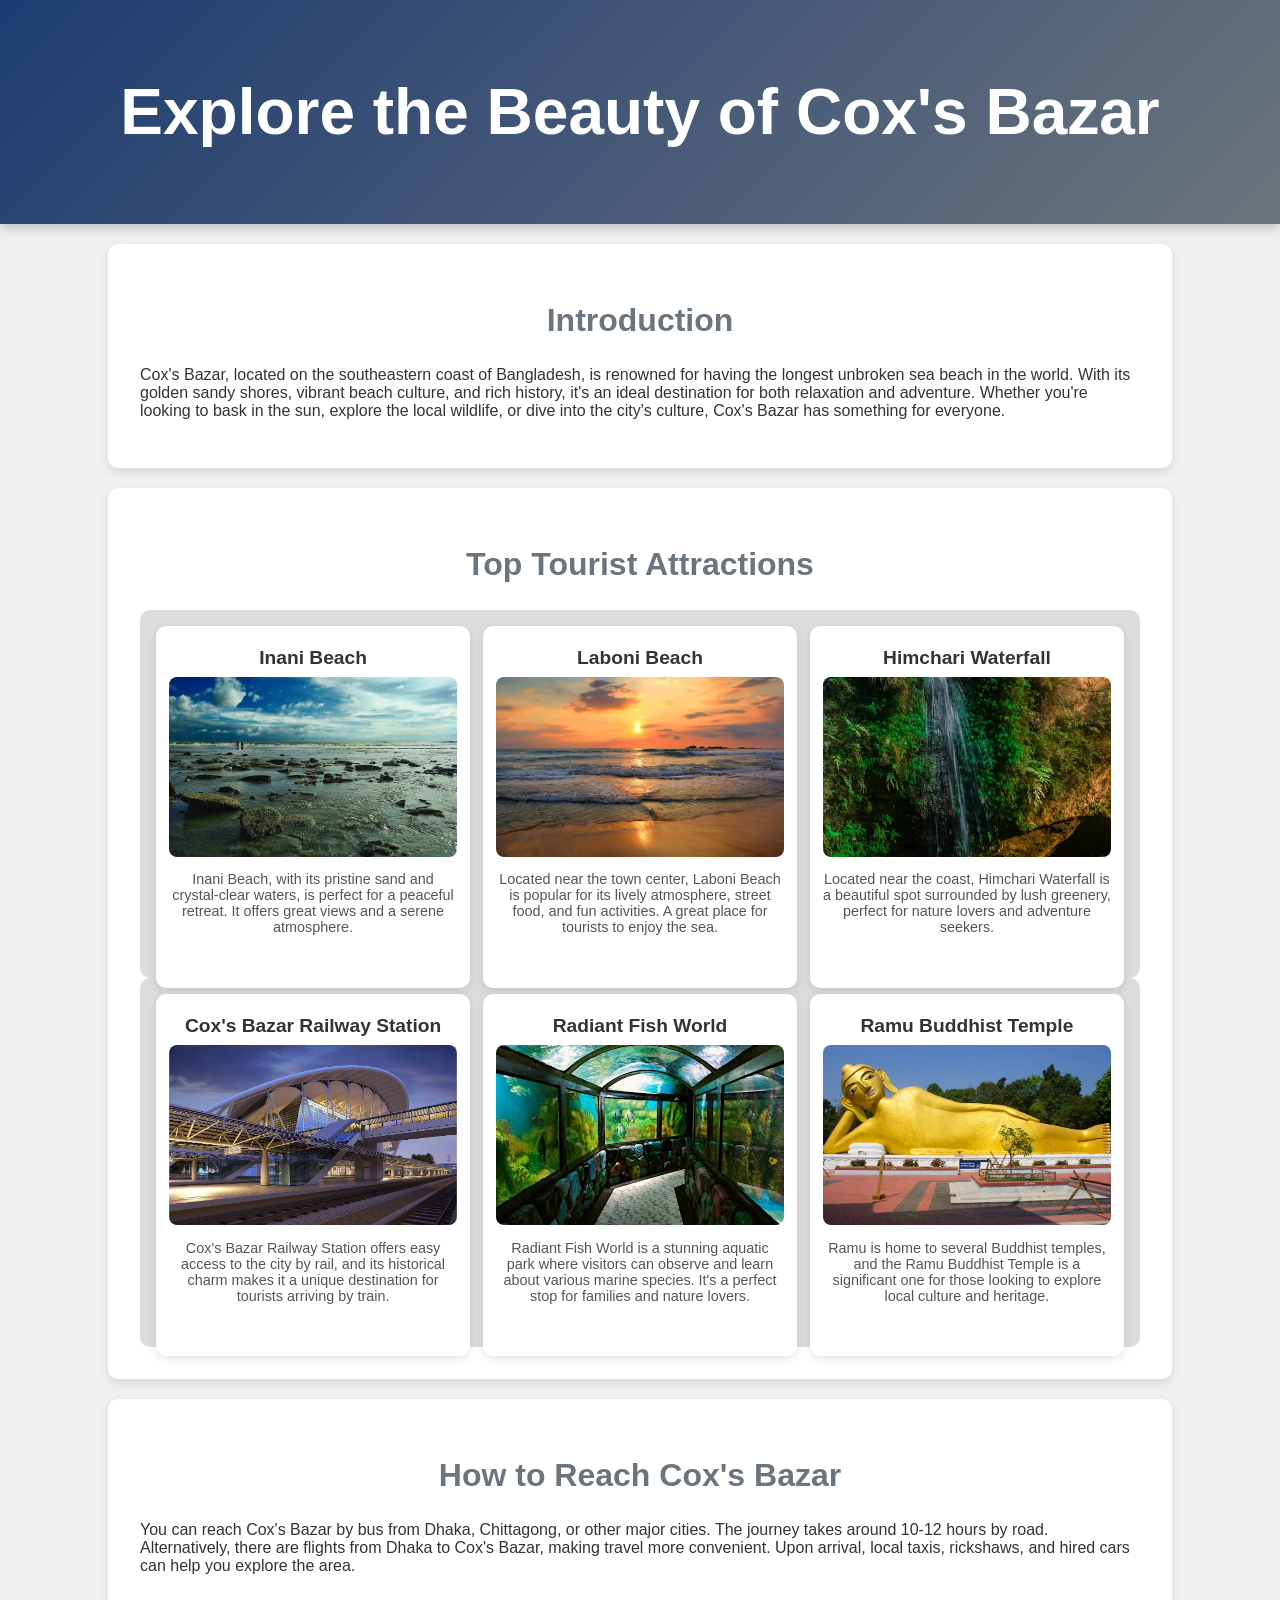
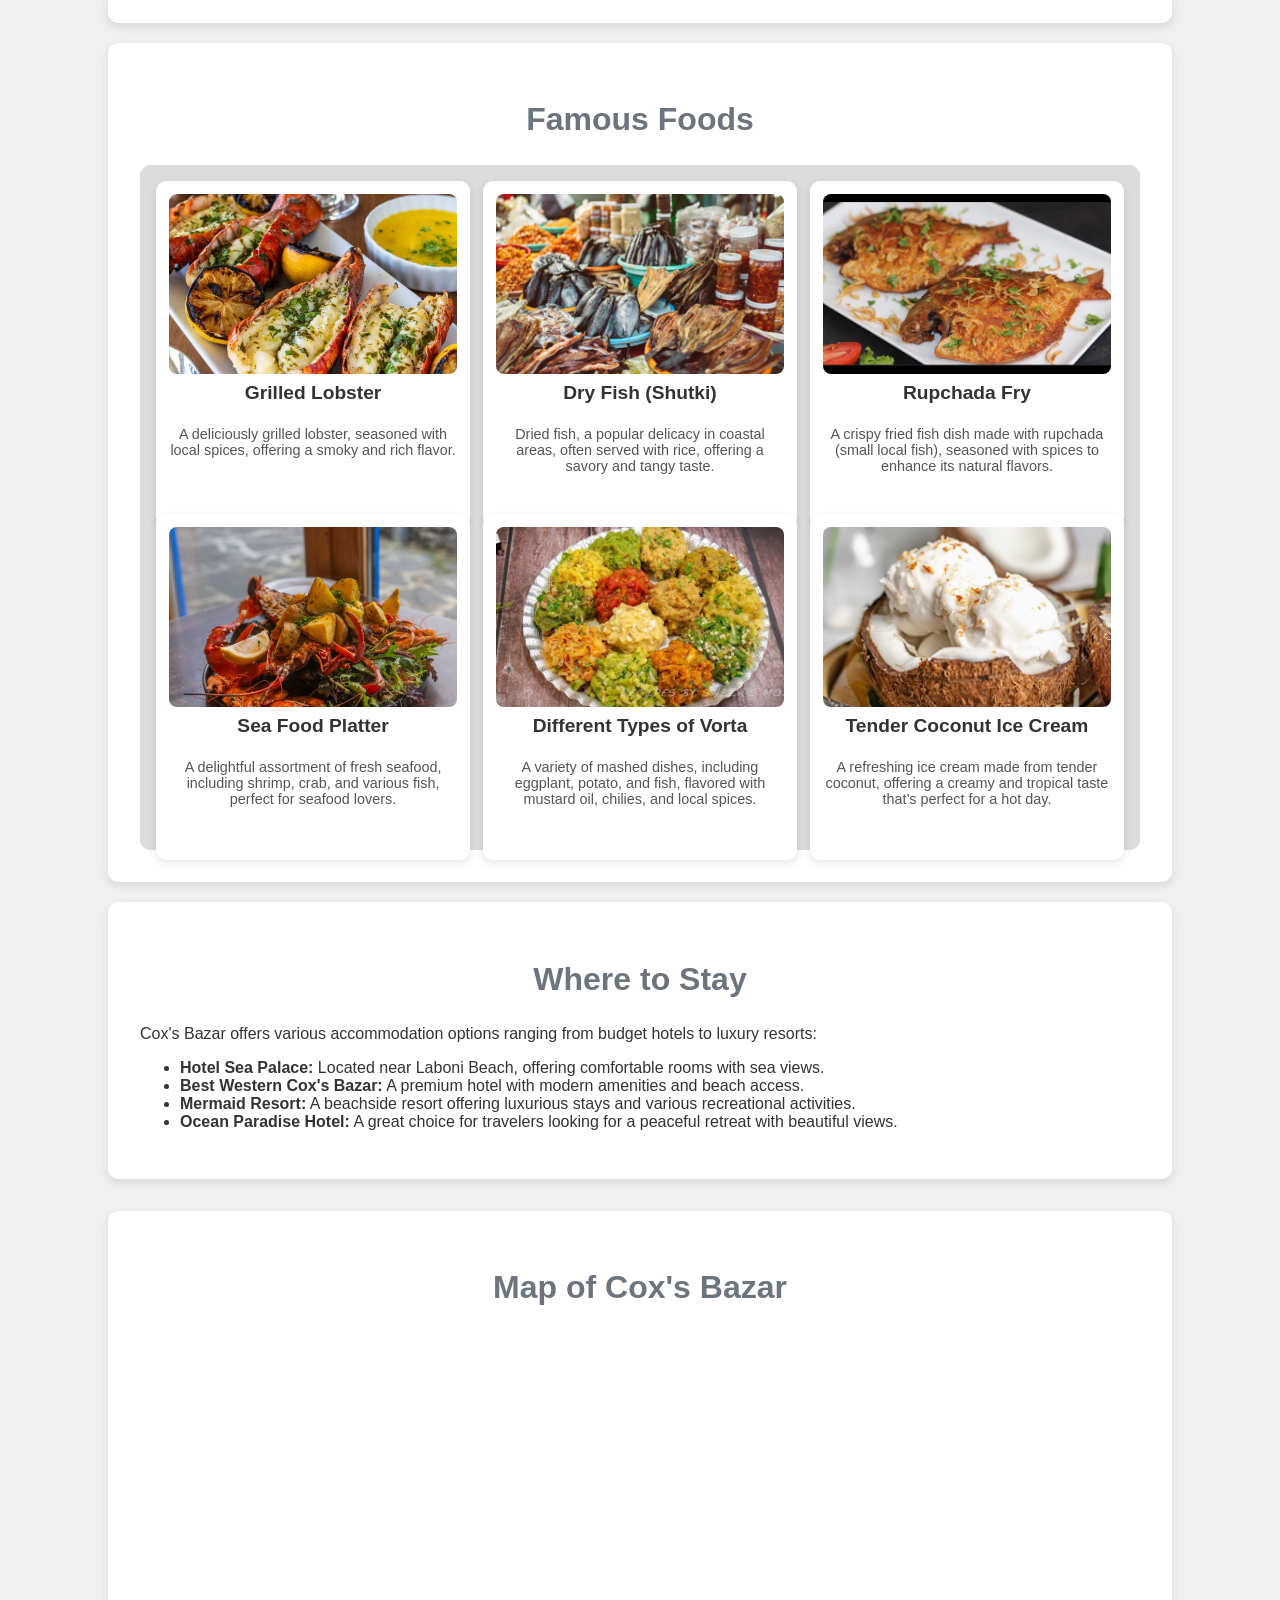
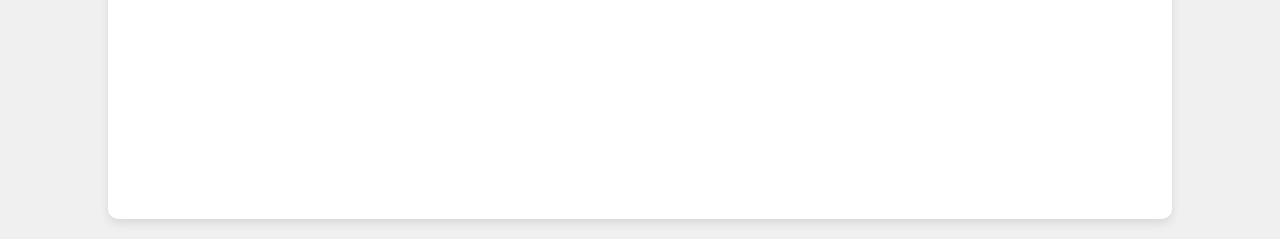
<file: Tourist Attractions/cox.html>
<!DOCTYPE html>
<html lang="en">
<head>
    <meta charset="UTF-8">
    <meta name="viewport" content="width=device-width, initial-scale=1.0">
    <title>Explore Cox's Bazar</title>
    <link rel="stylesheet" href="cox.css">
</head>
<body>
    <header>
        <h1>Explore the Beauty of Cox's Bazar</h1>
    </header>
    <section id="intro">
        <h2>Introduction</h2>
        <p>Cox's Bazar, located on the southeastern coast of Bangladesh, is renowned for having the longest unbroken sea beach in the world. With its golden sandy shores, vibrant beach culture, and rich history, it's an ideal destination for both relaxation and adventure. Whether you're looking to bask in the sun, explore the local wildlife, or dive into the city's culture, Cox's Bazar has something for everyone.</p>
    </section>
    <section id="places">
        <h2>Top Tourist Attractions</h2>
        <div class="places-box">
            <div class="places-grid">
                <div class="place-item">
                    <h3>Inani Beach</h3>
                    <img src="inani.jpeg" alt="Inani Beach">
                    <p>Inani Beach, with its pristine sand and crystal-clear waters, is perfect for a peaceful retreat. It offers great views and a serene atmosphere.</p>
                </div>
                <div class="place-item">
                    <h3>Laboni Beach</h3>
                    <img src="laboni.jpeg" alt="Laboni Beach">
                    <p>Located near the town center, Laboni Beach is popular for its lively atmosphere, street food, and fun activities. A great place for tourists to enjoy the sea.</p>
                </div>
                <div class="place-item">
                    <h3>Himchari Waterfall</h3>
                    <img src="himchari.jpeg" alt="Himchari Waterfall">
                    <p>Located near the coast, Himchari Waterfall is a beautiful spot surrounded by lush greenery, perfect for nature lovers and adventure seekers.</p>
                </div>
            </div>
            <div class="places-grid">
                <div class="place-item">
                    <h3>Cox's Bazar Railway Station</h3>
                    <img src="rail.jpeg" alt="Cox's Bazar Railway Station">
                    <p>Cox's Bazar Railway Station offers easy access to the city by rail, and its historical charm makes it a unique destination for tourists arriving by train.</p>
                </div>
                <div class="place-item">
                    <h3>Radiant Fish World</h3>
                    <img src="fish world.jpeg" alt="Radiant Fish World">
                    <p>Radiant Fish World is a stunning aquatic park where visitors can observe and learn about various marine species. It's a perfect stop for families and nature lovers.</p>
                </div>
                <div class="place-item">
                    <h3>Ramu Buddhist Temple</h3>
                    <img src="ramu-coxsbazar-01.webp" alt="Ramu Buddhist Temple">
                    <p>Ramu is home to several Buddhist temples, and the Ramu Buddhist Temple is a significant one for those looking to explore local culture and heritage.</p>
                </div>
            </div>
        </div>
    </section>
    

    <section id="how-to-go">
        <h2>How to Reach Cox's Bazar</h2>
        <p>You can reach Cox's Bazar by bus from Dhaka, Chittagong, or other major cities. The journey takes around 10-12 hours by road. Alternatively, there are flights from Dhaka to Cox's Bazar, making travel more convenient. Upon arrival, local taxis, rickshaws, and hired cars can help you explore the area.</p>
    </section>

    <section id="food">
        <h2>Famous Foods</h2>
        <div class="food-grid">
            <div class="food-item">
                <img src="lobstar.jpeg" alt="Grilled Lobster">
                <h3>Grilled Lobster</h3>
                <p>A deliciously grilled lobster, seasoned with local spices, offering a smoky and rich flavor.</p>
            </div>
            <div class="food-item">
                <img src="shutki.jpeg" alt="Dry Fish (Shutki)">
                <h3>Dry Fish (Shutki)</h3>
                <p>Dried fish, a popular delicacy in coastal areas, often served with rice, offering a savory and tangy taste.</p>
            </div>
            <div class="food-item">
                <img src="rupchanda.jpeg" alt="Rupchada Fry">
                <h3>Rupchada Fry</h3>
                <p>A crispy fried fish dish made with rupchada (small local fish), seasoned with spices to enhance its natural flavors.</p>
            </div>
            <div class="food-item">
                <img src="sea food.jpeg" alt="Sea Food Platter">
                <h3>Sea Food Platter</h3>
                <p>A delightful assortment of fresh seafood, including shrimp, crab, and various fish, perfect for seafood lovers.</p>
            </div>
            <div class="food-item">
                <img src="vorta.jpeg" alt="Different Types of Vorta">
                <h3>Different Types of Vorta</h3>
                <p>A variety of mashed dishes, including eggplant, potato, and fish, flavored with mustard oil, chilies, and local spices.</p>
            </div>
            <div class="food-item">
                <img src="ice cream.jpeg" alt="Tender Coconut Ice Cream">
                <h3>Tender Coconut Ice Cream</h3>
                <p>A refreshing ice cream made from tender coconut, offering a creamy and tropical taste that’s perfect for a hot day.</p>
            </div>
        </div>
    </section>

    <section id="stay">
        <h2>Where to Stay</h2>
        <p>Cox's Bazar offers various accommodation options ranging from budget hotels to luxury resorts:</p>
        <ul>
            <li><strong>Hotel Sea Palace:</strong> Located near Laboni Beach, offering comfortable rooms with sea views.</li>
            <li><strong>Best Western Cox's Bazar:</strong> A premium hotel with modern amenities and beach access.</li>
            <li><strong>Mermaid Resort:</strong> A beachside resort offering luxurious stays and various recreational activities.</li>
            <li><strong>Ocean Paradise Hotel:</strong> A great choice for travelers looking for a peaceful retreat with beautiful views.</li>
        </ul>
    </section>

    <section id="map" class="map">
        <h2>Map of Cox's Bazar</h2>
        <iframe src="https://www.google.com/maps/embed?pb=...COORDINATES..." width="1000" height="450" style="border:0;" allowfullscreen="" loading="lazy"></iframe>
    </section>
</body>
</html>
</file>
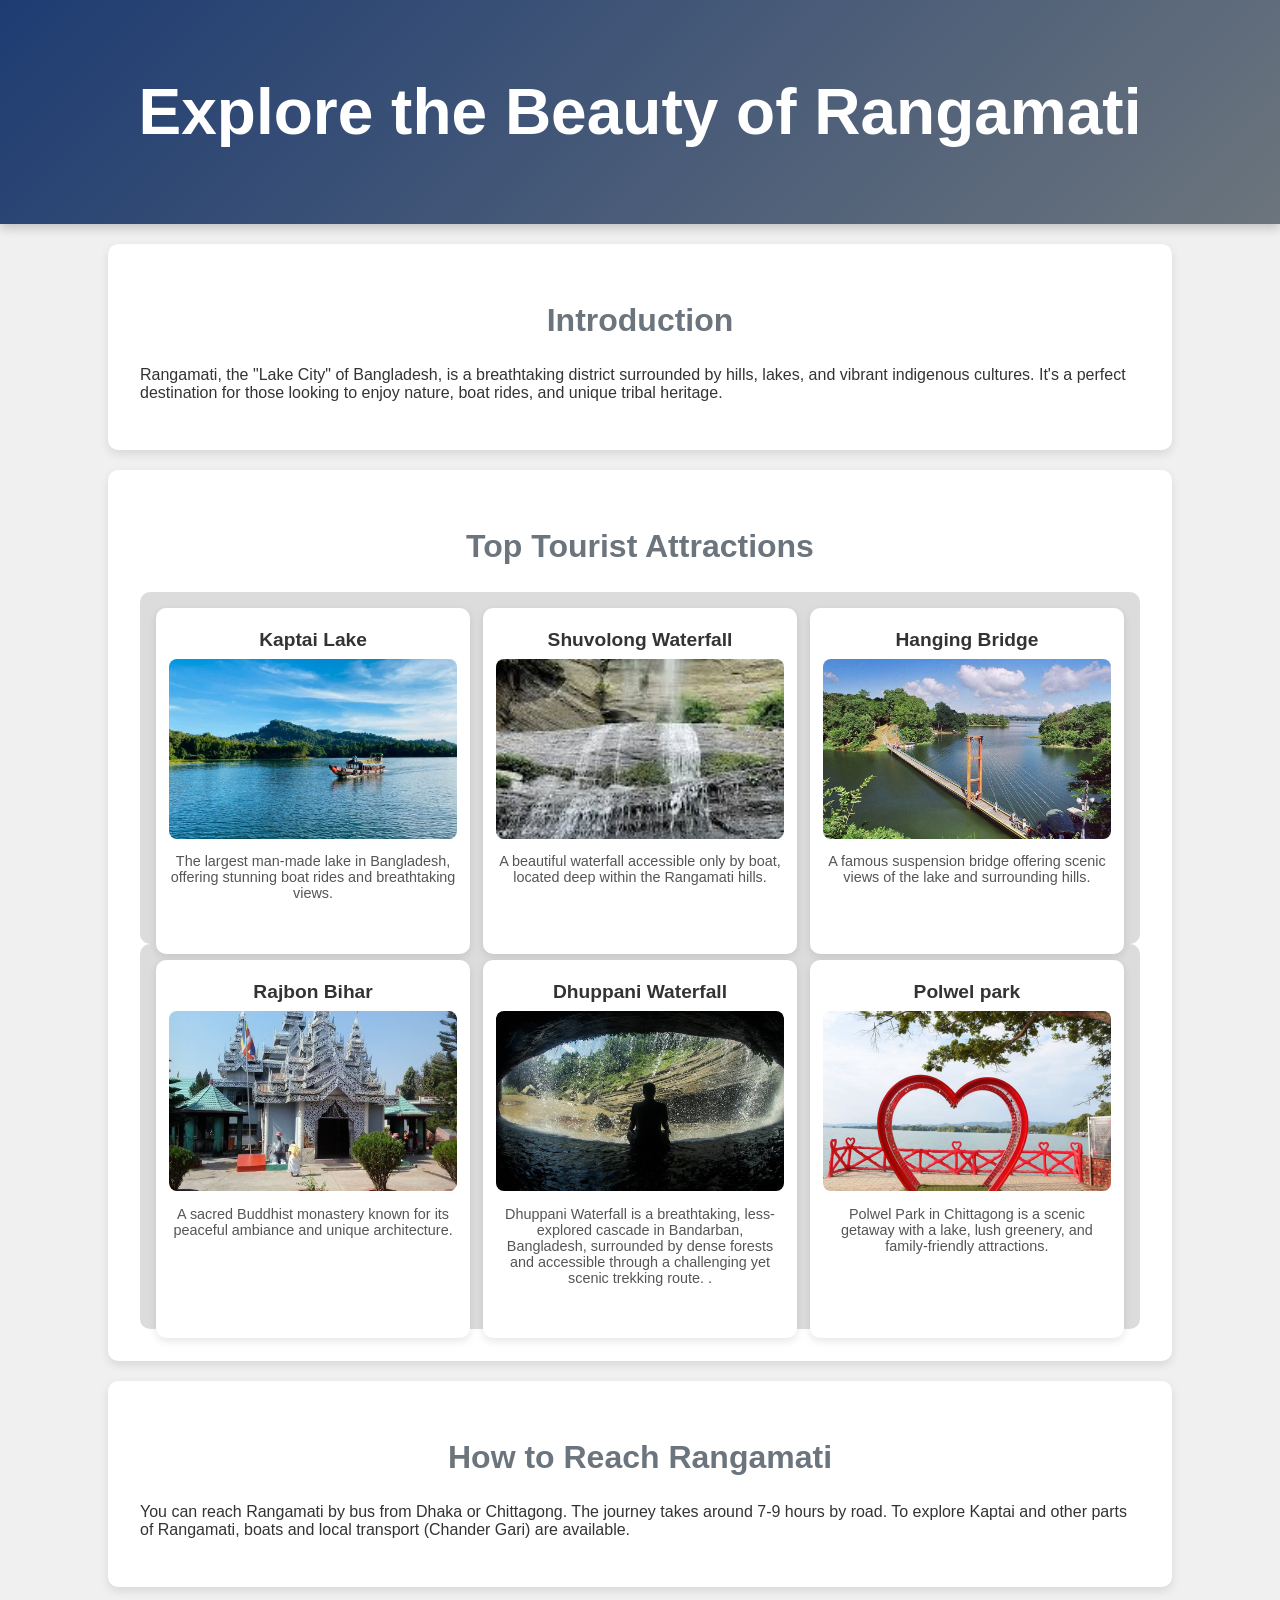
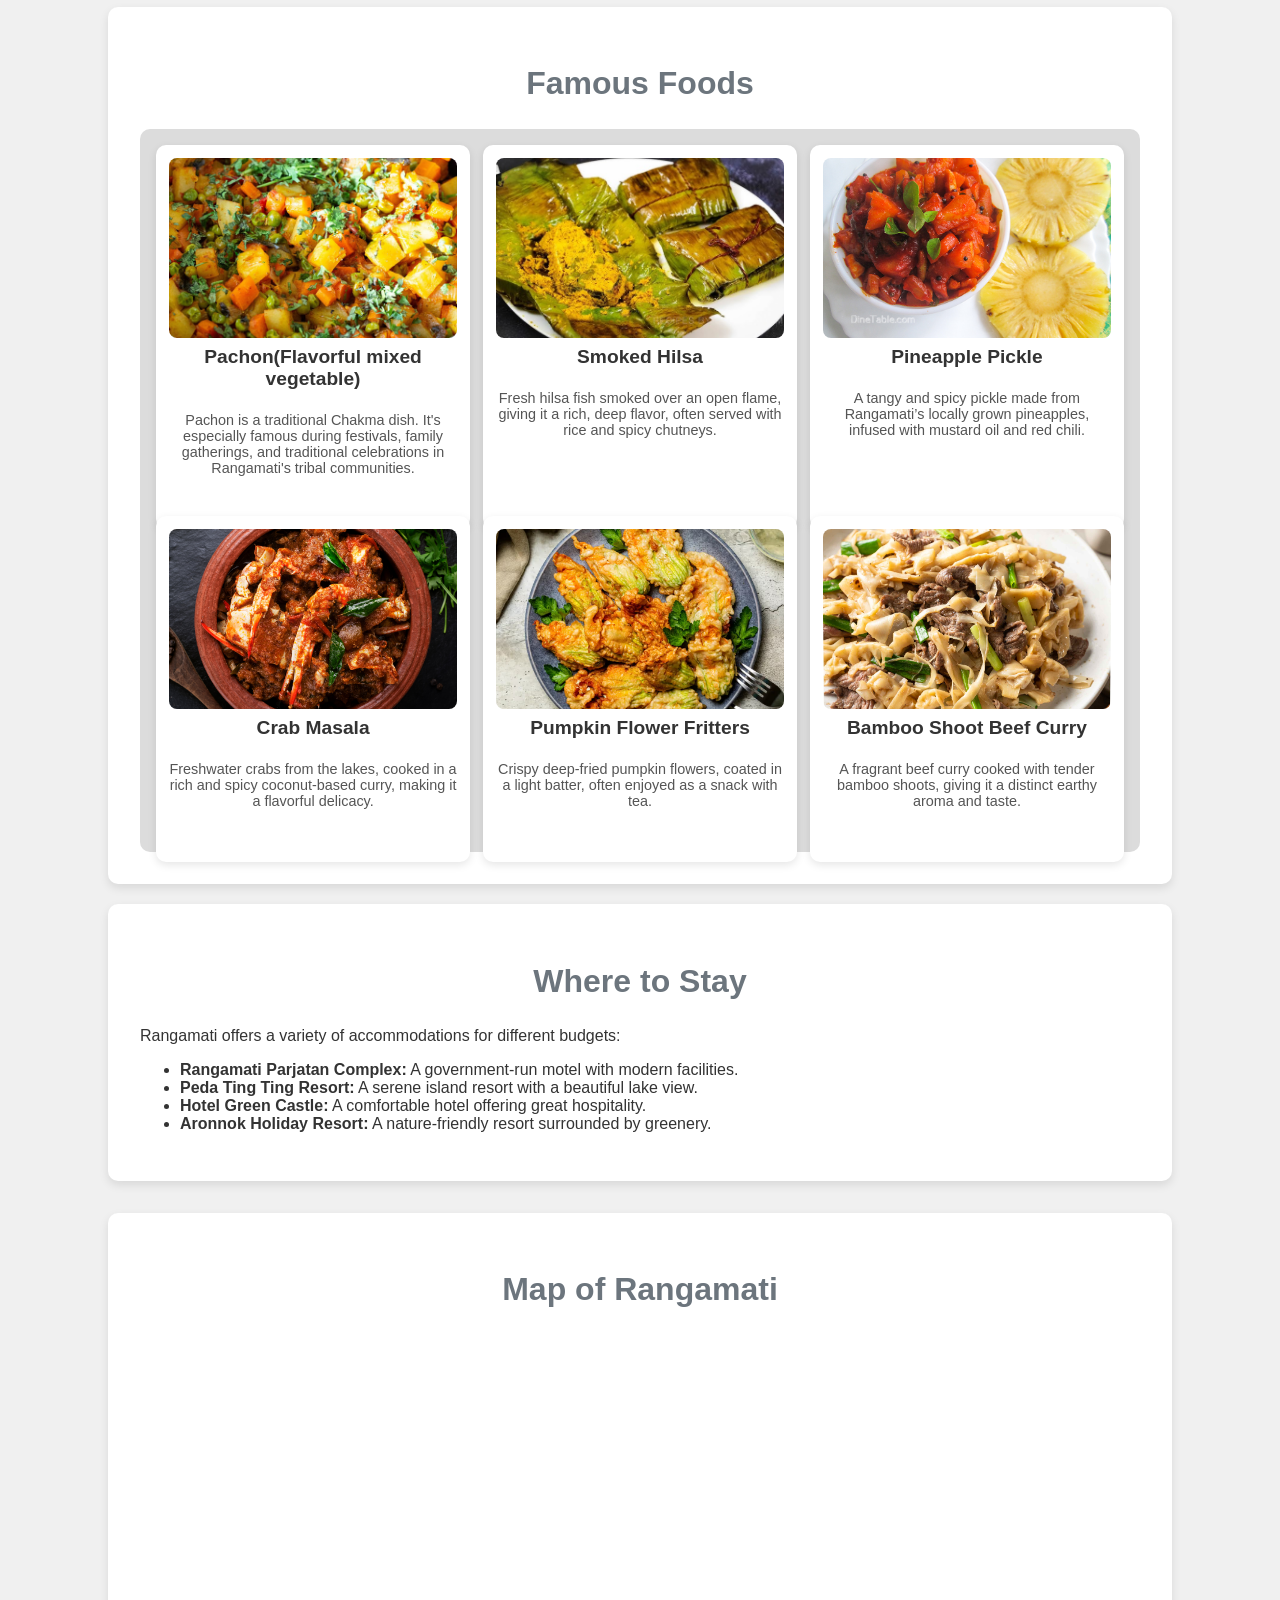
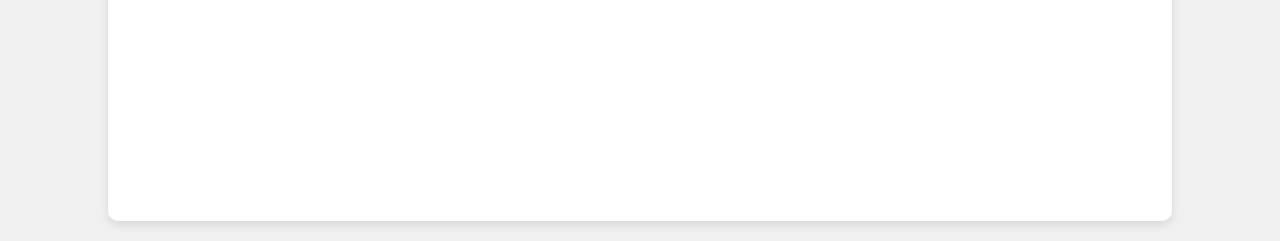
<file: Tourist Attractions/Rangamati.html>
<!DOCTYPE html>
<html lang="en">
<head>
    <meta charset="UTF-8">
    <meta name="viewport" content="width=device-width, initial-scale=1.0">
    <title>Explore Rangamati</title>
    <link rel="stylesheet" href="Rangamati.css">
</head>
<body>
    <header>
        <h1>Explore the Beauty of Rangamati</h1>
    </header>
    <section id="intro">
        <h2>Introduction</h2>
        <p>Rangamati, the "Lake City" of Bangladesh, is a breathtaking district surrounded by hills, lakes, and vibrant indigenous cultures. It's a perfect destination for those looking to enjoy nature, boat rides, and unique tribal heritage.</p>
    </section>
    
    <section id="places">
        <h2>Top Tourist Attractions</h2>
        <div class="places-box">
            <div class="places-grid">
                <div class="place-item">
                    <h3>Kaptai Lake</h3>
                    <img src="Rangamati-kaptai.webp" alt="Kaptai Lake">
                    <p>The largest man-made lake in Bangladesh, offering stunning boat rides and breathtaking views.</p>
                </div>
                <div class="place-item">
                    <h3>Shuvolong Waterfall</h3>
                    <img src="shuvolong.jpg" alt="Sublang Waterfall">
                    <p>A beautiful waterfall accessible only by boat, located deep within the Rangamati hills.</p>
                </div>
                <div class="place-item">
                    <h3>Hanging Bridge</h3>
                    <img src="hanging bridge.jpg" alt="Hanging Bridge">
                    <p>A famous suspension bridge offering scenic views of the lake and surrounding hills.</p>
                </div>
            </div>
            <div class="places-grid">
                <div class="place-item">
                    <h3>Rajbon Bihar</h3>
                    <img src="Rajbon-Bihar.jpg" alt="Rajbon-Bihar">
                    <p>A sacred Buddhist monastery known for its peaceful ambiance and unique architecture.</p>
                </div>
                <div class="place-item">
                    <h3>Dhuppani Waterfall</h3>
                    <img src="Dhuppani.jpeg" alt="Dhuppani">
                    <p>Dhuppani Waterfall is a breathtaking, less-explored cascade in Bandarban, Bangladesh, surrounded by dense forests and accessible through a challenging yet scenic trekking route.                        .</p>
                </div>
                <div class="place-item">
                    <h3>Polwel park</h3>
                    <img src="polwel.jpg" alt="polwel">
                    <p>Polwel Park in Chittagong is a scenic getaway with a lake, lush greenery, and family-friendly attractions.</p>
                </div>
            </div>
        </div>
    </section>

    <section id="how-to-go">
        <h2>How to Reach Rangamati</h2>
        <p>You can reach Rangamati by bus from Dhaka or Chittagong. The journey takes around 7-9 hours by road. To explore Kaptai and other parts of Rangamati, boats and local transport (Chander Gari) are available.</p>
    </section>

    <section id="food">
        <h2>Famous Foods</h2>
        <div class="food-grid">
            <div class="food-item">
                <img src="Pachon.jpeg" alt="Pachon">
                <h3>Pachon(Flavorful mixed vegetable)</h3>
                <p>Pachon is a traditional Chakma dish. It's especially famous during festivals, family gatherings, and traditional celebrations in Rangamati's tribal communities.</p>
            </div>
            <div class="food-item">
                <img src="smoked ilish.jpeg" alt="Smoked Hilsa">
                <h3>Smoked Hilsa</h3>
                <p>Fresh hilsa fish smoked over an open flame, giving it a rich, deep flavor, often served with rice and spicy chutneys.</p>
            </div>
            <div class="food-item">
                <img src="Pineapple-Pickle.jpg" alt="Pineapple Pickle">
                <h3>Pineapple Pickle</h3>
                <p>A tangy and spicy pickle made from Rangamati’s locally grown pineapples, infused with mustard oil and red chili.</p>
            </div>
            <div class="food-item">
                <img src="Crab-Curry.jpg" alt="Crab Masala">
                <h3>Crab Masala</h3>
                <p>Freshwater crabs from the lakes, cooked in a rich and spicy coconut-based curry, making it a flavorful delicacy.</p>
            </div>
            <div class="food-item">
                <img src="pumpkin_flowers_cheesy_fritters.avif" alt="Pumpkin Flower Fritters">
                <h3>Pumpkin Flower Fritters</h3>
                <p>Crispy deep-fried pumpkin flowers, coated in a light batter, often enjoyed as a snack with tea.</p>
            </div>
            <div class="food-item">
                <img src="Bamboo-Shoots beef.jpg" alt="Bamboo Shoot Beef Curry">
                <h3>Bamboo Shoot Beef Curry</h3>
                <p>A fragrant beef curry cooked with tender bamboo shoots, giving it a distinct earthy aroma and taste.</p>
            </div>
        </div>
    </section>
    

    <section id="stay">
        <h2>Where to Stay</h2>
        <p>Rangamati offers a variety of accommodations for different budgets:</p>
        <ul>
            <li><strong>Rangamati Parjatan Complex:</strong> A government-run motel with modern facilities.</li>
            <li><strong>Peda Ting Ting Resort:</strong> A serene island resort with a beautiful lake view.</li>
            <li><strong>Hotel Green Castle:</strong> A comfortable hotel offering great hospitality.</li>
            <li><strong>Aronnok Holiday Resort:</strong> A nature-friendly resort surrounded by greenery.</li>
        </ul>
    </section>

    <section id="map" class="map">
        <h2>Map of Rangamati</h2>
        <iframe src="https://www.google.com/maps/embed?pb=!1m18!1m12!1m3!1d3685.685349816232!2d92.18765047496509!3d22.613712034181496!2m3!1f0!2f0!3f0!3m2!1i1024!2i768!4f13.1!3m3!1m2!1s0x30ad078bcd7efb9b%3A0x6c1e6e5d097c86b7!2sRangamati!5e0!3m2!1sen!2sbd!4v1614777153002!5m2!1sen!2sbd" width="1000" height="450" style="border:0;" allowfullscreen="" loading="lazy"></iframe>
    </section>
</body>
</html>
</file>
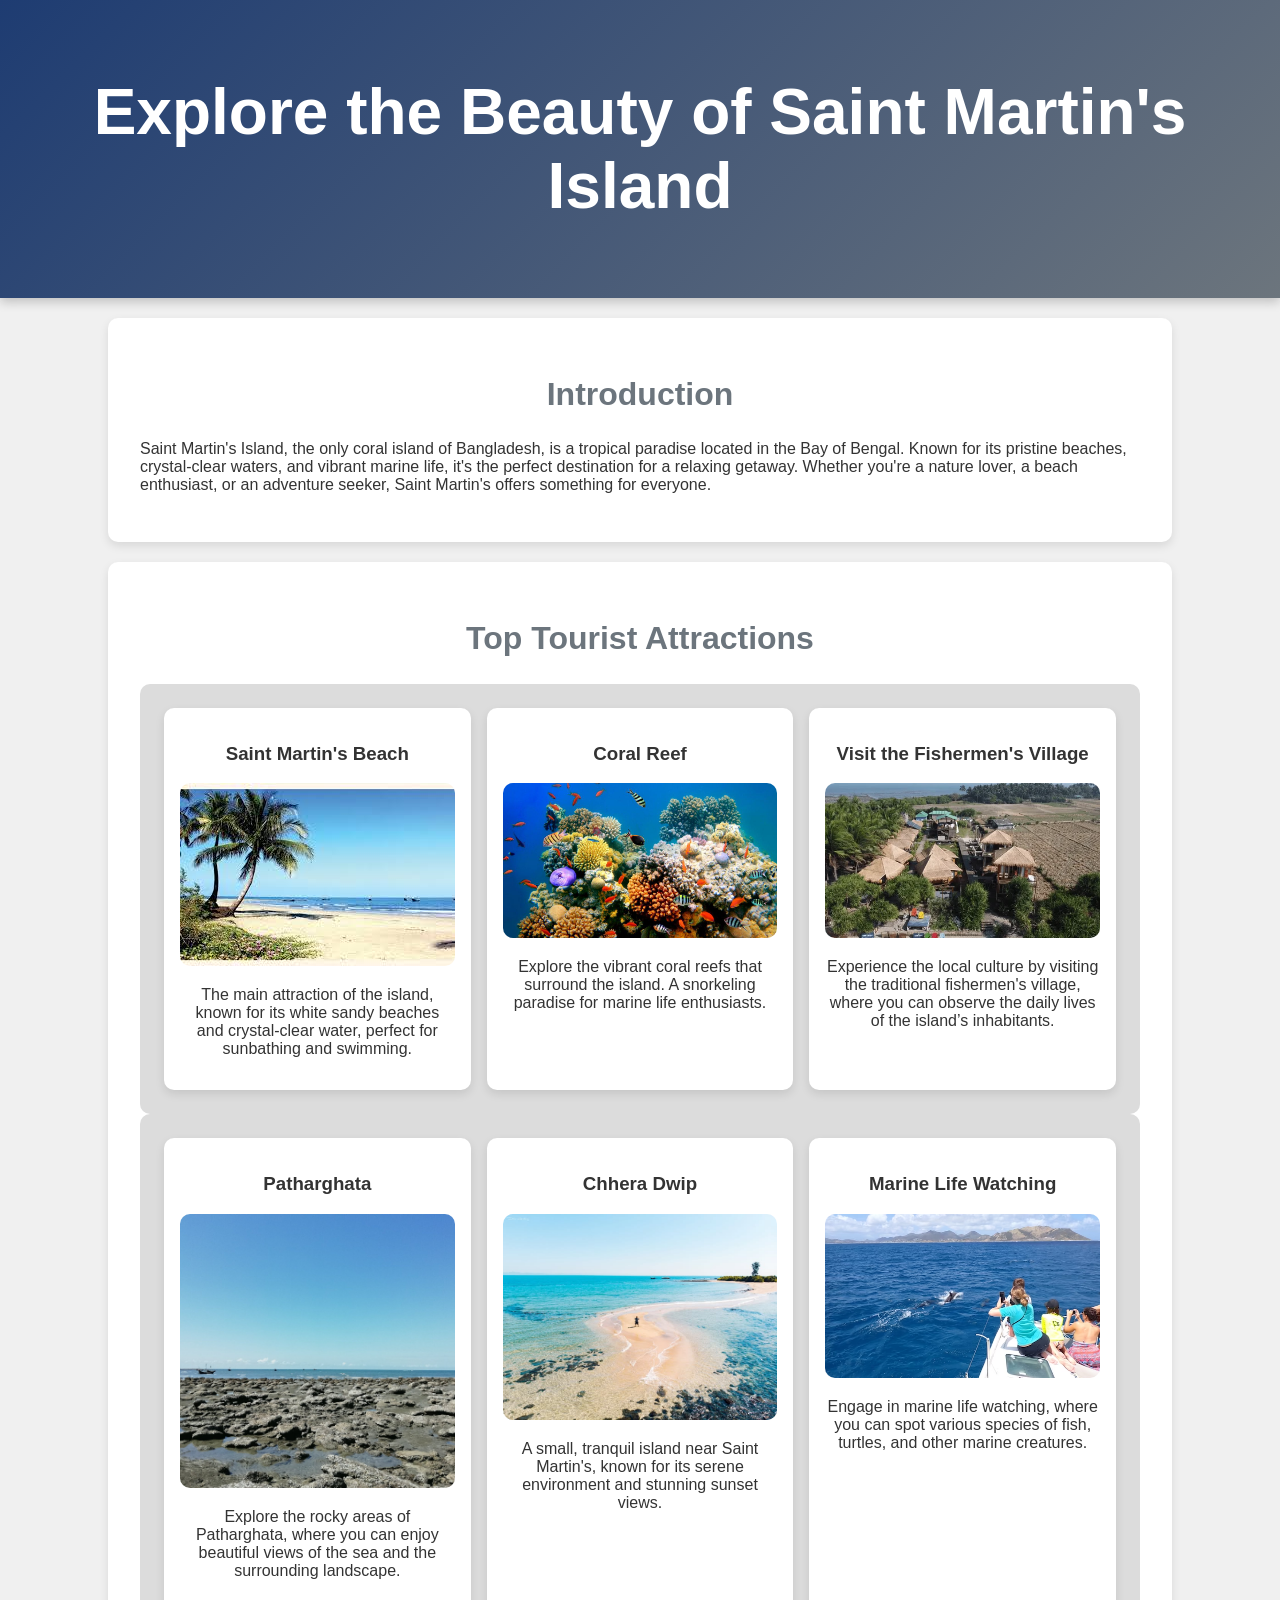
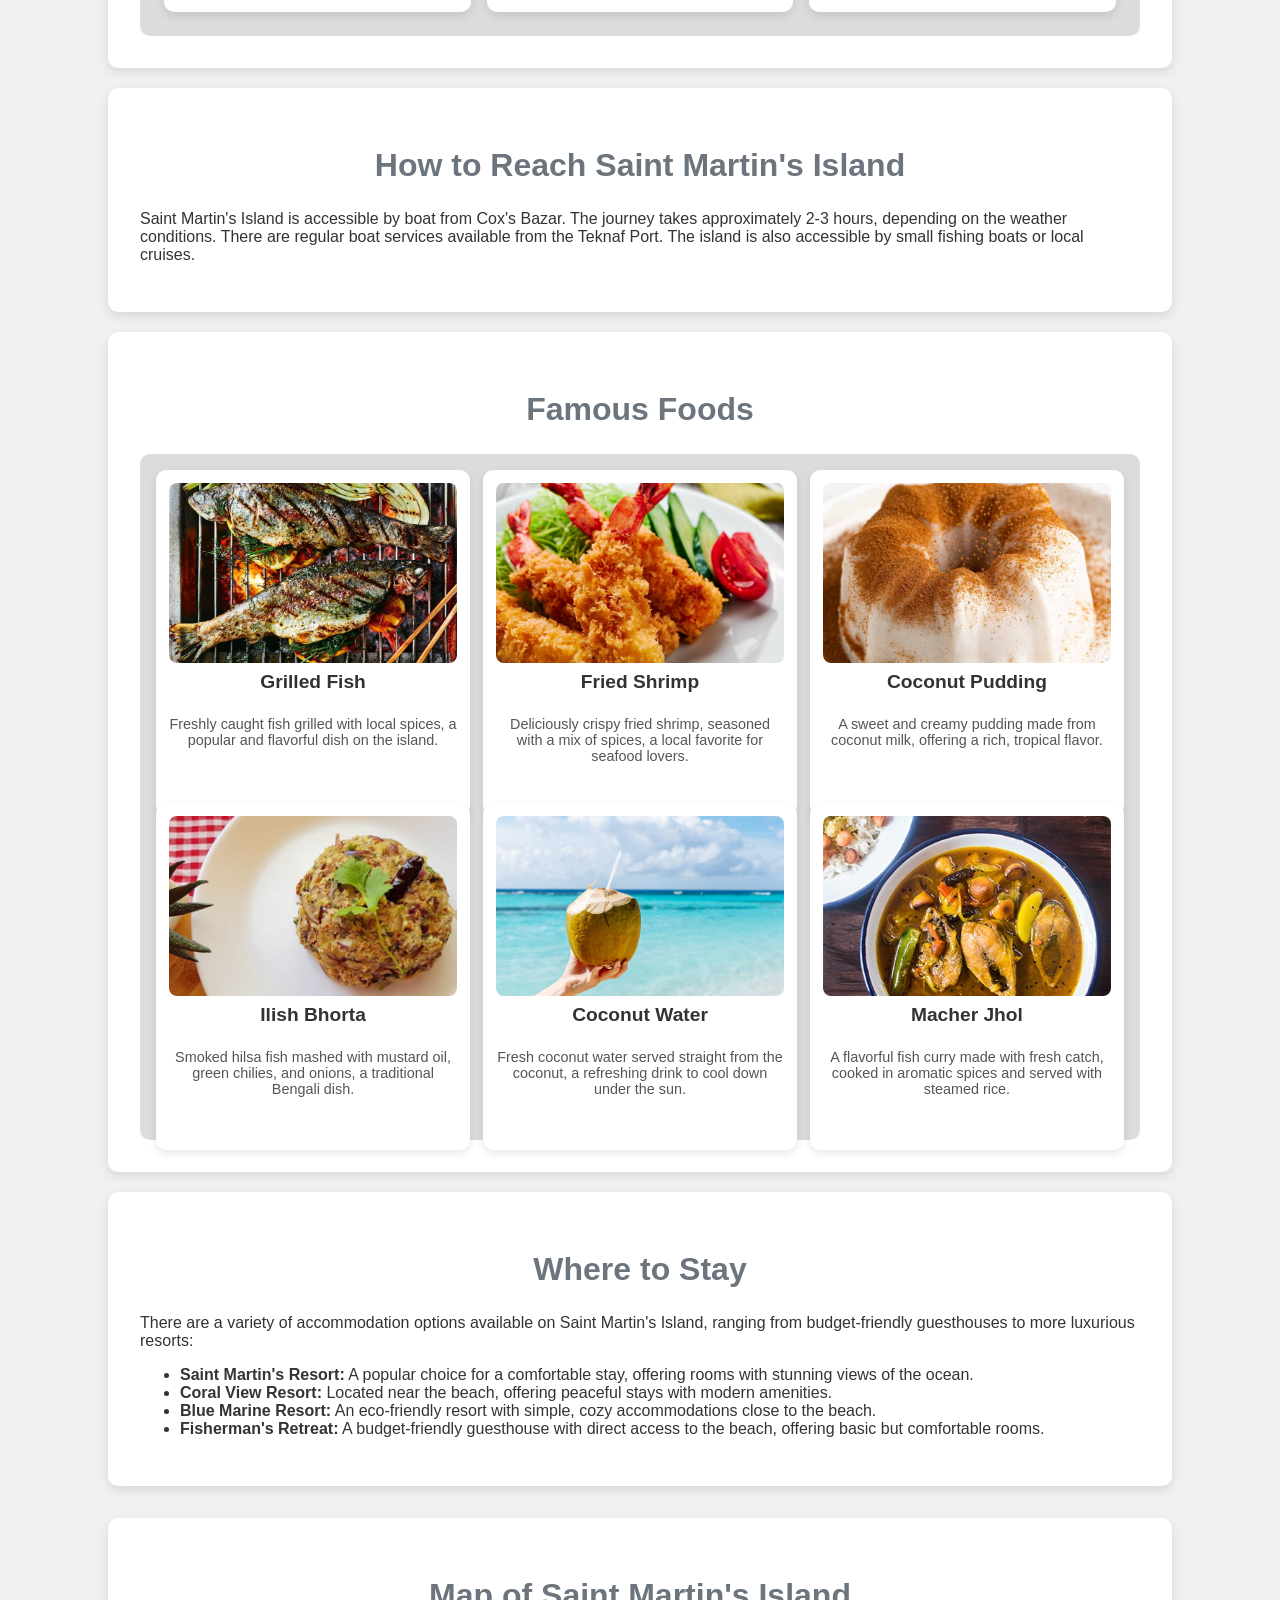
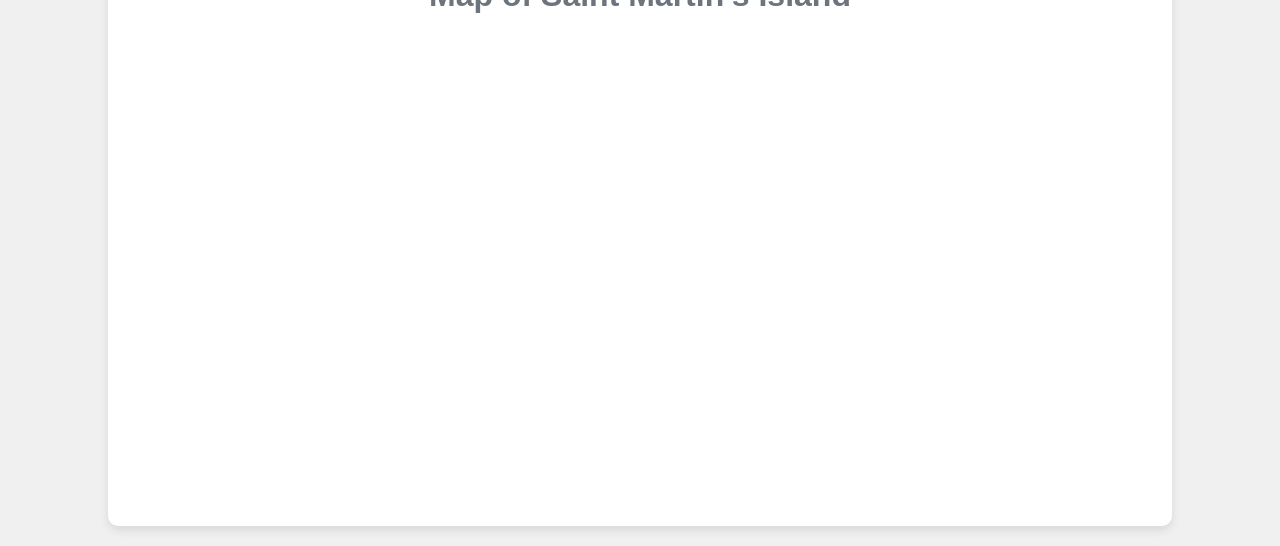
<file: Tourist Attractions/saint martin.html>
<!DOCTYPE html>
<html lang="en">
<head>
    <meta charset="UTF-8">
    <meta name="viewport" content="width=device-width, initial-scale=1.0">
    <title>Explore Saint Martin's Island</title>
    <link rel="stylesheet" href="saint.css">
</head>
<body>
    <header>
        <h1>Explore the Beauty of Saint Martin's Island</h1>
    </header>
    <section id="intro">
        <h2>Introduction</h2>
        <p>Saint Martin's Island, the only coral island of Bangladesh, is a tropical paradise located in the Bay of Bengal. Known for its pristine beaches, crystal-clear waters, and vibrant marine life, it's the perfect destination for a relaxing getaway. Whether you're a nature lover, a beach enthusiast, or an adventure seeker, Saint Martin's offers something for everyone.</p>
    </section>
    <section id="places">
        <h2>Top Tourist Attractions</h2>
        <div class="places-box">
            <div class="places-grid">
                <div class="place-item">
                    <h3>Saint Martin's Beach</h3>
                    <img src="saint beach.jpg" alt="Saint Martin's Beach">
                    <p>The main attraction of the island, known for its white sandy beaches and crystal-clear water, perfect for sunbathing and swimming.</p>
                </div>
                <div class="place-item">
                    <h3>Coral Reef</h3>
                    <img src="coral reef.jpg" alt="Coral Reef">
                    <p>Explore the vibrant coral reefs that surround the island. A snorkeling paradise for marine life enthusiasts.</p>
                </div>
                <div class="place-item">
                    <h3>Visit the Fishermen's Village</h3>
                    <img src="saint martin village.webp" alt="Fishermen's Village">
                    <p>Experience the local culture by visiting the traditional fishermen's village, where you can observe the daily lives of the island’s inhabitants.</p>
                </div>
            </div>
            <div class="places-grid">
                <div class="place-item">
                    <h3>Patharghata</h3>
                    <img src="patharghata.jpg" alt="Patharghata">
                    <p>Explore the rocky areas of Patharghata, where you can enjoy beautiful views of the sea and the surrounding landscape.</p>
                </div>
                <div class="place-item">
                    <h3>Chhera Dwip</h3>
                    <img src="chera dip.jpg" alt="Chhera Dwip">
                    <p>A small, tranquil island near Saint Martin's, known for its serene environment and stunning sunset views.</p>
                </div>
                <div class="place-item">
                    <h3>Marine Life Watching</h3>
                    <img src="marinlife watching.avif" alt="Marine Life Watching">
                    <p>Engage in marine life watching, where you can spot various species of fish, turtles, and other marine creatures.</p>
                </div>
            </div>
        </div>
    </section>
    
    <section id="how-to-go">
        <h2>How to Reach Saint Martin's Island</h2>
        <p>Saint Martin's Island is accessible by boat from Cox's Bazar. The journey takes approximately 2-3 hours, depending on the weather conditions. There are regular boat services available from the Teknaf Port. The island is also accessible by small fishing boats or local cruises.</p>
    </section>
    <section id="food">
        <h2>Famous Foods</h2>
        <div class="food-grid">
            <div class="food-item">
                <img src="fish.jpeg" alt="Grilled Fish">
                <h3>Grilled Fish</h3>
                <p>Freshly caught fish grilled with local spices, a popular and flavorful dish on the island.</p>
            </div>
            <div class="food-item">
                <img src="shrimp.jpeg" alt="Fried Shrimp">
                <h3>Fried Shrimp</h3>
                <p>Deliciously crispy fried shrimp, seasoned with a mix of spices, a local favorite for seafood lovers.</p>
            </div>
            <div class="food-item">
                <img src="pudding.jpeg" alt="Coconut Pudding">
                <h3>Coconut Pudding</h3>
                <p>A sweet and creamy pudding made from coconut milk, offering a rich, tropical flavor.</p>
            </div>
            <div class="food-item">
                <img src="ilish vorta.jpeg" alt="Ilish Bhorta">
                <h3>Ilish Bhorta</h3>
                <p>Smoked hilsa fish mashed with mustard oil, green chilies, and onions, a traditional Bengali dish.</p>
            </div>
            <div class="food-item">
                <img src="coconut water.jpeg" alt="Coconut Water">
                <h3>Coconut Water</h3>
                <p>Fresh coconut water served straight from the coconut, a refreshing drink to cool down under the sun.</p>
            </div>
            <div class="food-item">
                <img src="macher jhol.jpeg" alt="Macher Jhol">
                <h3>Macher Jhol</h3>
                <p>A flavorful fish curry made with fresh catch, cooked in aromatic spices and served with steamed rice.</p>
            </div>
        </div>
    </section>
    <section id="stay">
        <h2>Where to Stay</h2>
        <p>There are a variety of accommodation options available on Saint Martin's Island, ranging from budget-friendly guesthouses to more luxurious resorts:</p>
        <ul>
            <li><strong>Saint Martin's Resort:</strong> A popular choice for a comfortable stay, offering rooms with stunning views of the ocean.</li>
            <li><strong>Coral View Resort:</strong> Located near the beach, offering peaceful stays with modern amenities.</li>
            <li><strong>Blue Marine Resort:</strong> An eco-friendly resort with simple, cozy accommodations close to the beach.</li>
            <li><strong>Fisherman's Retreat:</strong> A budget-friendly guesthouse with direct access to the beach, offering basic but comfortable rooms.</li>
        </ul>
    </section>
    <section id="map" class="map">
        <h2>Map of Saint Martin's Island</h2>
        <iframe src="https://www.google.com/maps/embed?pb=!1m18!1m12!1m3!1d3686.620248317712!2d92.21640087496457!3d22.195327334179164!2m3!1f0!2f0!3f0!3m2!1i1024!2i768!4f13.1!3m3!1m2!1s0x30ad075f0ff8c9e3%3A0xe1cf7046881b37fa!2sBandarban!5e0!3m2!1sen!2sbd!4v1614777153002!5m2!1sen!2sbd" width="1000" height="450" style="border:0;" allowfullscreen="" loading="lazy"></iframe>
    </section>
</body>
</html>
</file>
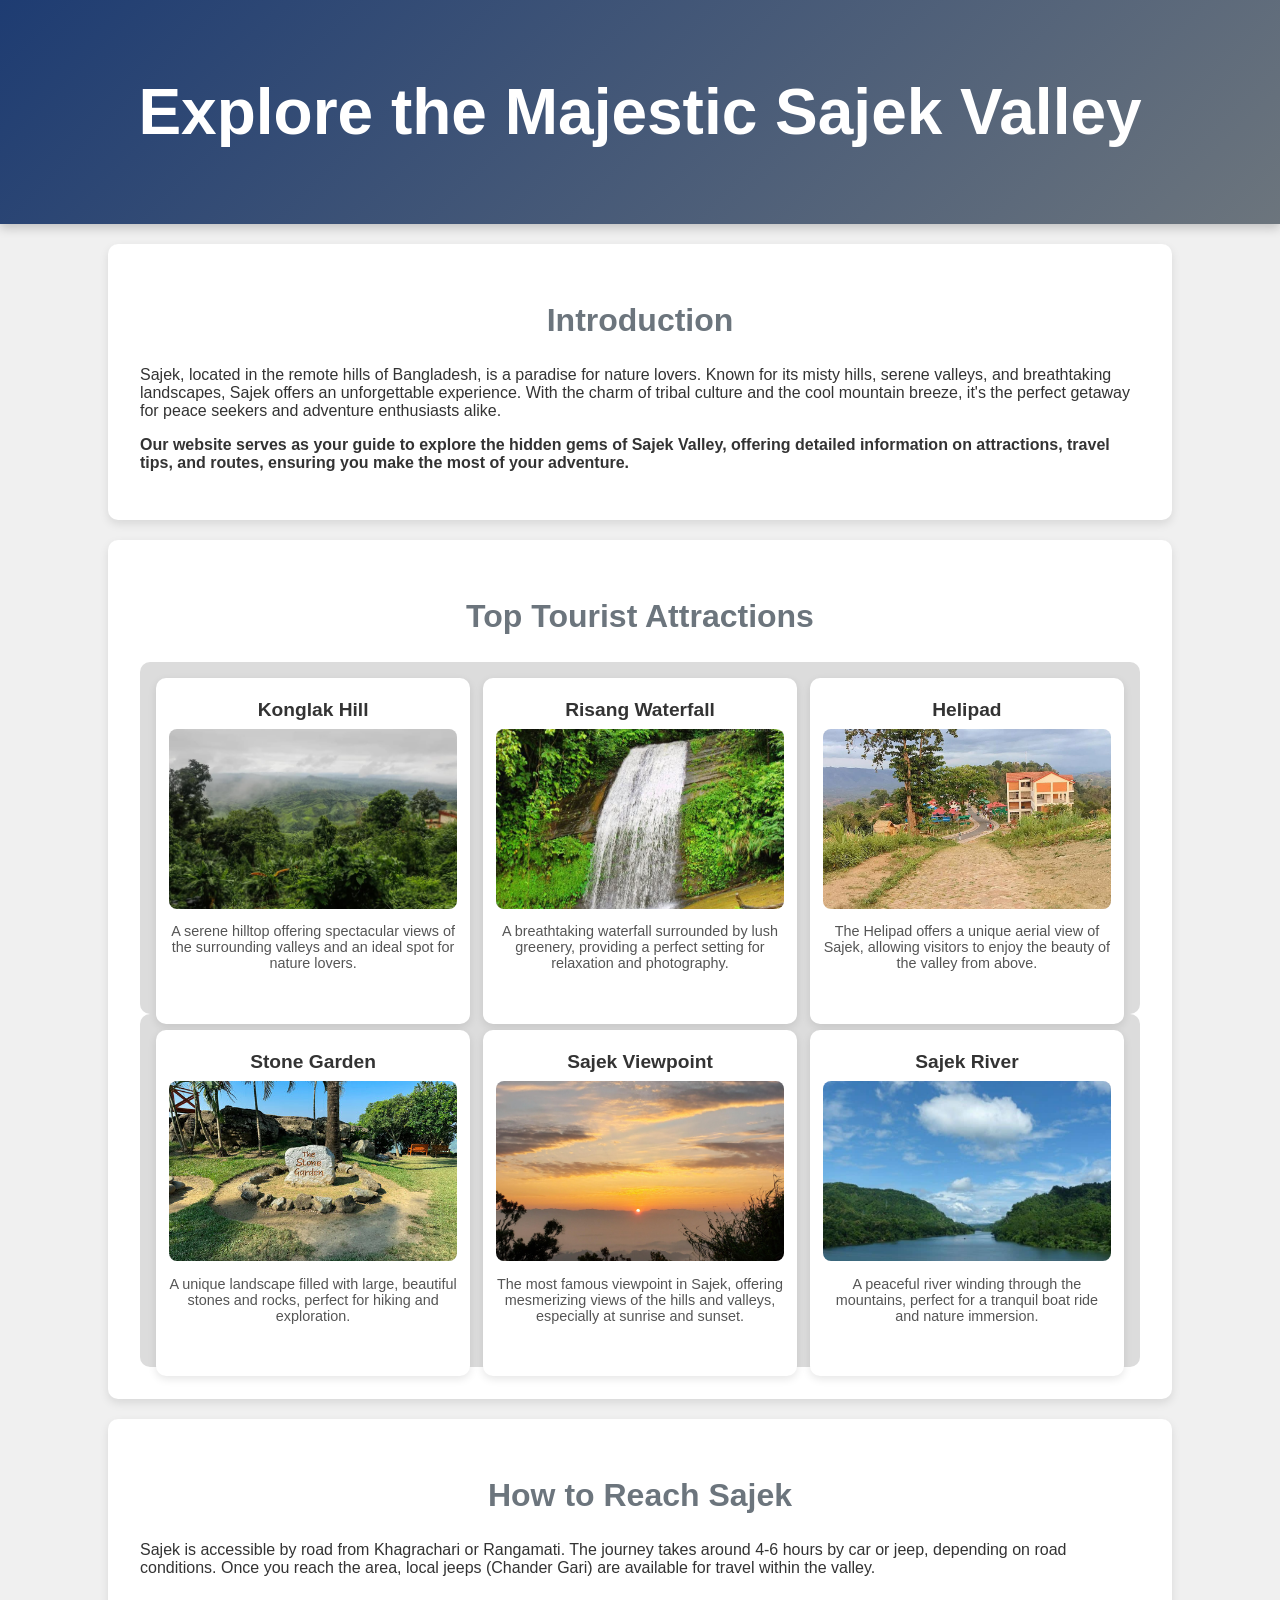
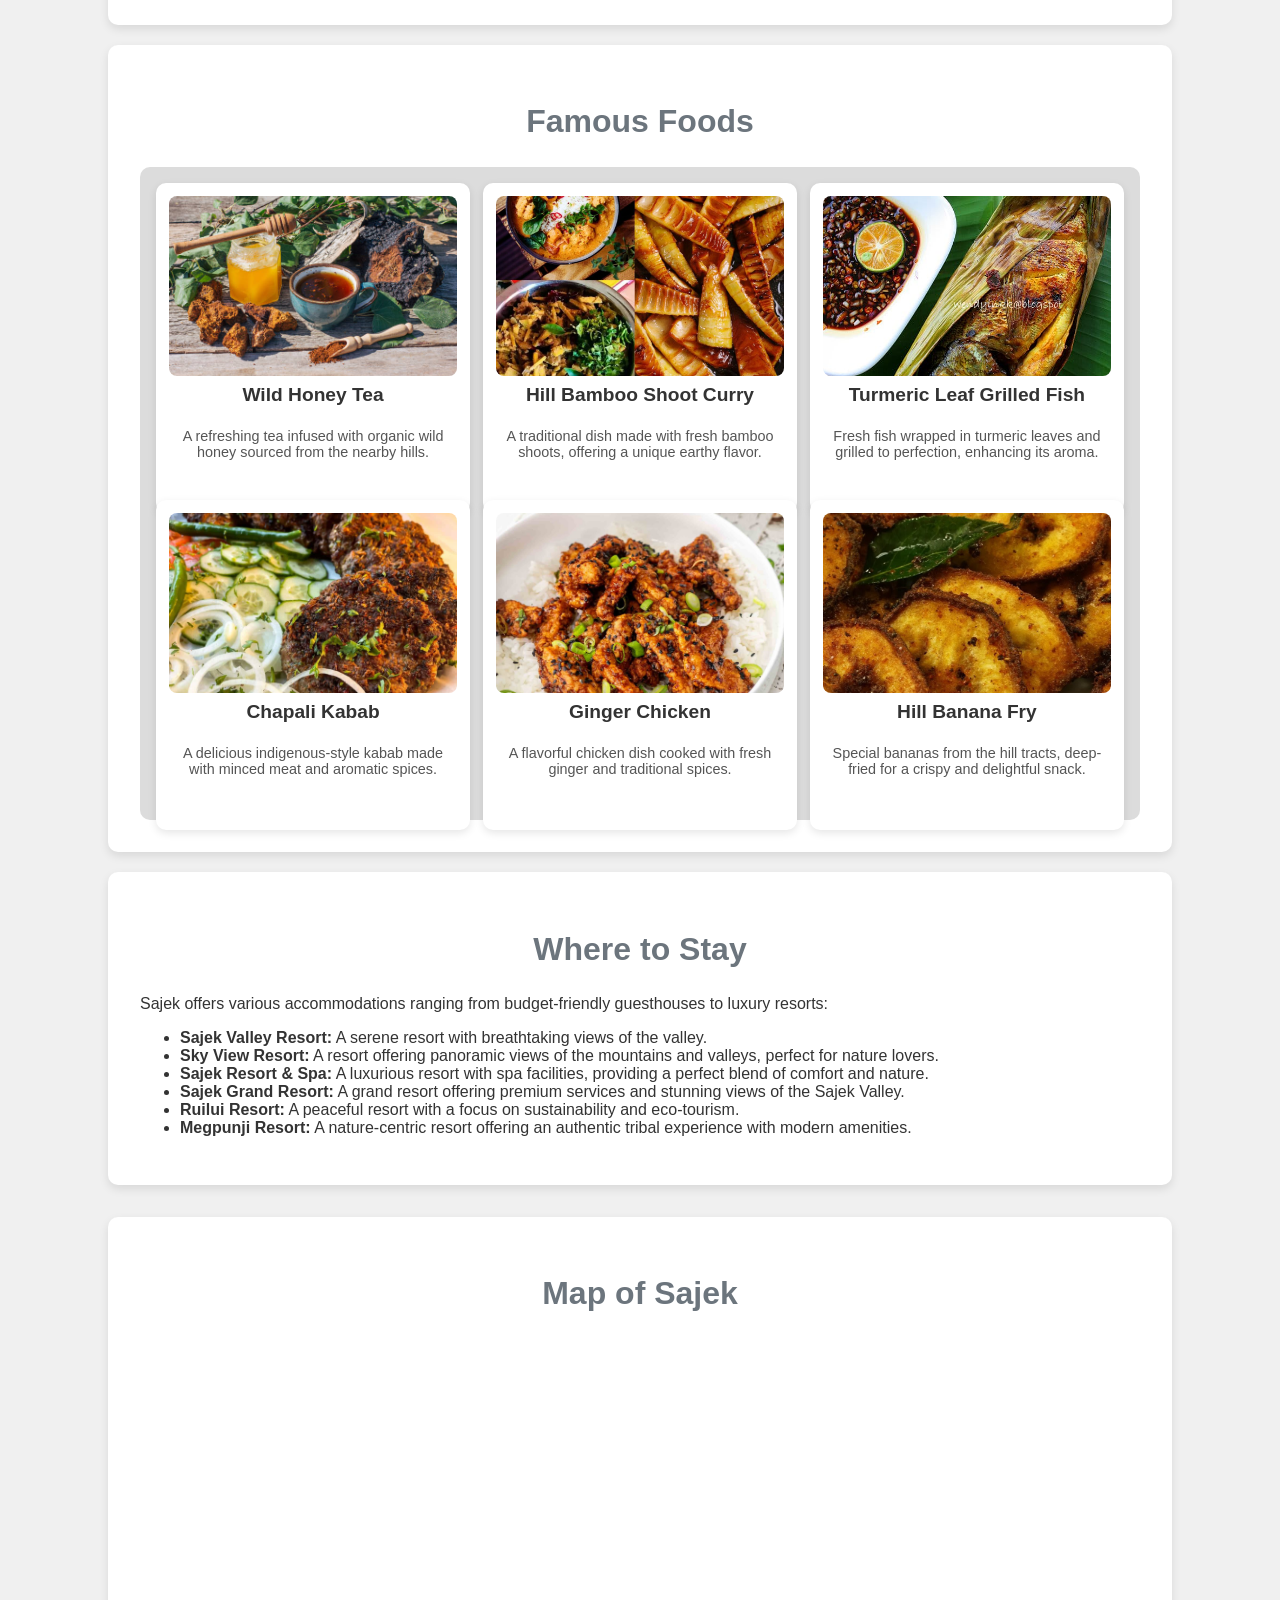
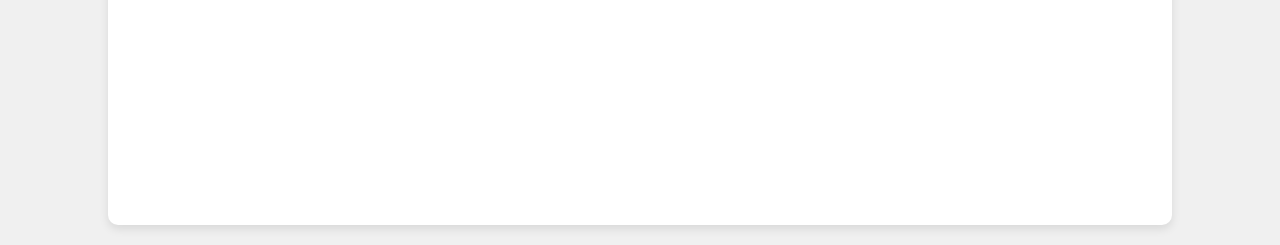
<file: Tourist Attractions/sajek.html>
<!DOCTYPE html>
<html lang="en">
<head>
    <meta charset="UTF-8">
    <meta name="viewport" content="width=device-width, initial-scale=1.0">
    <title>Explore Sajek</title>
    <link rel="stylesheet" href="sajek.css">
</head>
<body>
    <header>
        <h1>Explore the Majestic Sajek Valley</h1>
    </header>
    <section id="intro">
        <h2>Introduction</h2>
        <p>Sajek, located in the remote hills of Bangladesh, is a paradise for nature lovers. Known for its misty hills, serene valleys, and breathtaking landscapes, Sajek offers an unforgettable experience. With the charm of tribal culture and the cool mountain breeze, it's the perfect getaway for peace seekers and adventure enthusiasts alike.</p>
        <p><strong>  Our website serves as your guide to explore the hidden gems of Sajek Valley, offering detailed information on attractions, travel tips, and routes, ensuring you make the most of your adventure.</strong></p>
    </section>
    
    <section id="places">
        <h2>Top Tourist Attractions</h2>
        <div class="places-box">
            <div class="places-grid">
                <div class="place-item">
                    <h3>Konglak Hill</h3>
                    <img src="konglak.jpeg" alt="Konglak Hill">
                    <p>A serene hilltop offering spectacular views of the surrounding valleys and an ideal spot for nature lovers.</p>
                </div>
                <div class="place-item">
                    <h3>Risang Waterfall</h3>
                    <img src="risang.jpeg" alt="Risang Waterfall">
                    <p>A breathtaking waterfall surrounded by lush greenery, providing a perfect setting for relaxation and photography.</p>
                </div>
                <div class="place-item">
                    <h3>Helipad</h3>
                    <img src="helipad.jpeg" alt="Helipad">
                    <p>The Helipad offers a unique aerial view of Sajek, allowing visitors to enjoy the beauty of the valley from above.</p>
                </div>
            </div>
            <div class="places-grid">
                <div class="place-item">
                    <h3>Stone Garden</h3>
                    <img src="stone garden.jpeg" alt="Stone Garden">
                    <p>A unique landscape filled with large, beautiful stones and rocks, perfect for hiking and exploration.</p>
                </div>
                <div class="place-item">
                    <h3>Sajek Viewpoint</h3>
                    <img src="viewpoint.jpeg" alt="Sajek Viewpoint">
                    <p>The most famous viewpoint in Sajek, offering mesmerizing views of the hills and valleys, especially at sunrise and sunset.</p>
                </div>
                <div class="place-item">
                    <h3>Sajek River</h3>
                    <img src="sajek river.jpeg" alt="Sajek River">
                    <p>A peaceful river winding through the mountains, perfect for a tranquil boat ride and nature immersion.</p>
                </div>
            </div>
        </div>
    </section>

    <section id="how-to-go">
        <h2>How to Reach Sajek</h2>
        <p>Sajek is accessible by road from Khagrachari or Rangamati. The journey takes around 4-6 hours by car or jeep, depending on road conditions. Once you reach the area, local jeeps (Chander Gari) are available for travel within the valley.</p>
    </section>

    <section id="food">
        <h2>Famous Foods</h2>
        <div class="food-grid">
            <div class="food-item">
                <img src="honey tea.jpeg" alt="Wild Honey Tea">
                <h3>Wild Honey Tea</h3>
                <p>A refreshing tea infused with organic wild honey sourced from the nearby hills.</p>
            </div>
            <div class="food-item">
                <img src="hill bamboo shooot.jpeg" alt="Hill Bamboo Shoot Curry">
                <h3>Hill Bamboo Shoot Curry</h3>
                <p>A traditional dish made with fresh bamboo shoots, offering a unique earthy flavor.</p>
            </div>
            <div class="food-item">
                <img src="grilled fish.jpeg" alt="Turmeric Leaf Grilled Fish">
                <h3>Turmeric Leaf Grilled Fish</h3>
                <p>Fresh fish wrapped in turmeric leaves and grilled to perfection, enhancing its aroma.</p>
            </div>
            <div class="food-item">
                <img src="chapali kabab.jpeg" alt="Chapali Kabab">
                <h3>Chapali Kabab</h3>
                <p>A delicious indigenous-style kabab made with minced meat and aromatic spices.</p>
            </div>
            <div class="food-item">
                <img src="chicken.jpeg" alt="Ginger Chicken">
                <h3>Ginger Chicken</h3>
                <p>A flavorful chicken dish cooked with fresh ginger and traditional spices.</p>
            </div>
            <div class="food-item">
                <img src="banana fry.jpeg" alt="Hill Banana Fry">
                <h3>Hill Banana Fry</h3>
                <p>Special bananas from the hill tracts, deep-fried for a crispy and delightful snack.</p>
            </div>
        </div>
    </section>
    

    <section id="stay">
        <h2>Where to Stay</h2>
        <p>Sajek offers various accommodations ranging from budget-friendly guesthouses to luxury resorts:</p>
        <ul>
            <li><strong>Sajek Valley Resort:</strong> A serene resort with breathtaking views of the valley.</li>
            <li><strong>Sky View Resort:</strong> A resort offering panoramic views of the mountains and valleys, perfect for nature lovers.</li>
            <li><strong>Sajek Resort & Spa:</strong> A luxurious resort with spa facilities, providing a perfect blend of comfort and nature.</li>
            <li><strong>Sajek Grand Resort:</strong> A grand resort offering premium services and stunning views of the Sajek Valley.</li>
            <li><strong>Ruilui Resort:</strong> A peaceful resort with a focus on sustainability and eco-tourism.</li>
            <li><strong>Megpunji Resort:</strong> A nature-centric resort offering an authentic tribal experience with modern amenities.</li>
        </ul>
    </section>

    <section id="map" class="map">
        <h2>Map of Sajek</h2>
        <iframe src="https://www.google.com/maps/embed?pb=!1m18!1m12!1m3!1d3685.685349816232!2d92.18765047496509!3d22.613712034181496!2m3!1f0!2f0!3f0!3m2!1i1024!2i768!4f13.1!3m3!1m2!1s0x30ad078bcd7efb9b%3A0x6c1e6e5d097c86b7!2sRangamati!5e0!3m2!1sen!2sbd!4v1614777153002!5m2!1sen!2sbd" width="1000" height="450" style="border:0;" allowfullscreen="" loading="lazy"></iframe>
    </section>
</body>
</html>
</file>
<file: style.css>
* {
    margin: 0;
    padding: 0;
    font-family: sans-serif;
    box-sizing: border-box;
}

body {
    font-family: 'Roboto', sans-serif;
    margin: 0;
    padding: 0;
    background-color: #f4f4f4;
    color: #333;
    display: flex;
    flex-direction: column; 
}

.hero {
    
    background-size: cover;
    background-position: center;
    /* height: 300px; */
    display: flex;
    justify-content: center;
    align-items: flex-start;
    padding: 2% 5%;
    position: relative; 
}


.hero nav {
    display: flex;
    align-items: center;
    justify-content: center; 
    gap: 20px;
    background: rgba(255, 255, 255, 0.8);
    padding: 20px 50px;
    border-radius: 10px;
    box-shadow: 0px 4px 6px rgba(0, 0, 0, 0.1);
    z-index: 10; 
}

.hero nav a {
    text-decoration: none;
    color: #006a4e;
    font-weight: 500;
    font-size: 1rem;
    transition: color 0.3s, transform 0.3s;
}

.hero nav a:hover {
    color: #f7d774;
    transform: scale(1.1);
}

.hero .Logo{
    height: 50px;
    margin-right: auto;
}



.banner {
    width: 100%;
    height: 100vh;
    position: relative;
    background: linear-gradient(rgba(0, 0, 0, 0.40), rgba(0, 0, 0, 0.40));
    margin-top: 0; 
}


.banner video {
    position: absolute;
    top: 0;
    left: 0;
    width: 100%;
    height: 100%;
    object-fit: cover;
    z-index: -1;
}


.navbar {
    width: 90%;
    padding: 15px 30px;
    margin: auto;
    display: flex;
    align-items: center;
    justify-content: space-between;
    position: absolute;
    top: 0;
    left: 50%;
    transform: translateX(-50%);
    margin-bottom: 0; 
}


.logo {
    width: 140px;
    cursor: pointer;
}

.navbar ul {
    list-style: none;
    display: flex;
}

.navbar ul li {
    margin: 10px;
}

.navbar ul li a {
    text-decoration: none;
    text-transform: uppercase;
    color: white;
    font-weight: 600;
    padding: 10px;
    transition: 0.4s;
}

.navbar ul li a:hover {
    background: white;
    color: black;
    border-radius: 5px;
}

.content {
    width: 100%;
    position: absolute;
    color: white;
    top: 50%;
    transform: translateY(-50%);
    text-align: center;
    padding: 20px;
}

.content h1 {
    font-size: 3rem;
    font-weight: 800;
    margin-bottom: 20px;
}

button {
    width: 220px;
    padding: 12px;
    margin: 10px;
    text-align: center;
    border-radius: 50px;
    color: white;
    border: 2px solid white;
    font-size: 18px;
    cursor: pointer;
    font-weight: 400;
    background-color: transparent;
    transition: 0.4s;
}

button:hover {
    background: rgb(171, 190, 189);
    color: black;
    border: 2px solid rgb(171, 190, 189);
}


.about {
    display: flex;
    justify-content: space-between;
    align-items: center;
    padding: 5%;
    gap: 50px;
    max-width: 1200px;
    margin: auto;
}
.about-container{
    display: flex;
    justify-content: center;
    align-items: center;
    gap: 40px;
}
.about .inner {
    width: 48%; 
}
.about-image{
    width: 50%;
}
.about-content{
    width: 50%;
    display: flex;
    flex-direction: column;
    gap: 2rem;

}
.about-image img {
    width: 100%;
    border-radius: 10px;
}

@media (max-width: 1024px) {
    .content h1 {
        font-size: 2.5rem;
    }

    .navbar {
        flex-direction: column;
        text-align: center;
    }

    .navbar ul {
        flex-direction: column;
        gap: 10px;
    }

    .navbar ul li {
        margin: 5px 0;
    }
}

@media (max-width: 900px) {
    .about {
        flex-direction: column; 
        text-align: center;
    }

    .about .inner {
        width: 90%;
    }
}



@media (max-width: 480px) {
    .content h1 {
        font-size: 1.8rem;
    }

    .navbar {
        padding: 10px;
    }

    .logo {
        width: 120px;
    }

    .about .inner {
        width: 100%;
    }
}








#Featured\ Attractions {
    background-color: #ECF0F3; 
    padding: 50px 0;
    text-align: center;
}

#Featured\ Attractions h2 {
    font-size: 2.5rem; 
    color: #2C3E50;
    margin-bottom: 30px; 
    text-align: center; 
}


.attractions-grid {
    display: grid;
    grid-template-columns: repeat(3, 1fr);
    gap: 8px; 
    max-width: 1100px;
    margin: auto;
    padding: 0 20px;
}


.attraction {
    background: white;
    border-radius: 10px;
    overflow: hidden;
    box-shadow: 0 4px 10px rgba(0, 0, 0, 0.1);
    transition: transform 0.3s ease, box-shadow 0.3s ease;
    margin-bottom: 0; 
}

.attraction img {
    width: 100%;
    height: 180px;
    object-fit: cover;
}

.attraction h3 {
    font-size: 1.2rem;
    color: #34495E;
    margin: 8px 0 4px;
}

.attraction p {
    font-size: 1rem;
    color: #7F8C8D;
    margin-bottom: 8px; 
}

/* Hover Effect */
.attraction:hover {
    transform: translateY(-3px);
    box-shadow: 0 6px 15px rgba(0, 0, 0, 0.12);
}

/* Responsive for Mobile */
@media (max-width: 768px) {
    .attractions-grid {
        grid-template-columns: repeat(2, 1fr); 
        gap: 8px; 
    }
}




#why-chittagong {
    background-color: #f7f7f7;
    padding: 50px 20px;
    text-align: center;
    margin-top: 20px; 
}

.features {
    display: flex;
    flex-wrap: wrap;
    gap: 20px;
    justify-content: center;
}

.feature {
    text-align: center;
    width: 220px;
    transition: transform 0.3s ease;
}

.feature img {
    width: 200px;
    height: auto;
    border-radius: 50%;
    margin-bottom: 5px;
}

.feature h3 {
    font-size: 16px;
    font-weight: bold;
    margin: 2px 0;
    color: #333;
}

.feature p {
    font-size: 14px;
    color: #666;
    margin: 0;
    line-height: 1.2;
}


/* Main Container */
.sk-trip-section {
display: flex;
justify-content: center;
align-items: center;
width: 100%;
padding-top: 5%;
}

/* Content Box */
.sk-trip-container {
background: rgba(255, 255, 255, 0.1);
backdrop-filter: blur(10px);
text-align: center;
padding: 40px;
border-radius: 20px;
box-shadow: 0 10px 25px rgba(0, 0, 0, 0.3);
width: 90%;
max-width: 600px;
}

/* Headline */
.sk-trip-title {
font-size: 2.2em;
font-weight: bold;
margin-bottom: 15px;

}

/* Description */
.sk-trip-description {
font-size: 1.1em;
margin-bottom: 25px;

}

/* Transparent Button */
.sk-trip-button {
background: transparent;
color: black;
border: 2px solid black;
padding: 12px 30px;
font-size: 1em;
border-radius: 50px;
cursor: pointer;
font-weight: 500;
transition: all 0.3s ease-in-out;
backdrop-filter: blur(5px);
}

.sk-trip-button:hover {
background: rgba(219, 226, 239, 0.2);
transform: scale(1.05);
}

/* Responsive Design */
@media (max-width: 768px) {
.sk-trip-container {
padding: 30px;
width: 95%;
}

.sk-trip-title {
font-size: 2em;
}

.sk-trip-description {
font-size: 1em;
}

.sk-trip-button {
padding: 10px 25px;
font-size: 0.9em;
}
}

@media (max-width: 480px) {
.sk-trip-container {
padding: 25px;
}

.sk-trip-title {
font-size: 1.8em;
}

.sk-trip-description {
font-size: 0.95em;
}

.sk-trip-button {
padding: 10px 20px;
font-size: 0.85em;
}
}



/* Footer */
footer {
    background-color: #000;
    color: white;
    text-align: center;
    padding: 20px 0;
    font-size: 0.9rem;
    margin-top: 20px;
}

/* Footer Container */
.footer-container {
    max-width: 1200px;
    margin: 0 auto;
    padding: 0 20px;
    display: flex;
    justify-content: space-between;
    flex-wrap: wrap;
}

/* Footer Columns */
.footer-column {
    padding: 10px;
    flex: 1;
}

.footer-column ul {
    list-style: none;
    padding: 0;
    margin: 0;
}

.footer-column ul li {
    margin-bottom: 3px;
}

.footer-column ul li a {
    text-decoration: none;
    color: #fff;
    transition: color 0.3s;
}

.footer-column ul li a:hover {
    color: #f7d774;
}

/* Footer Bottom */
.footer-bottom {
    margin-top: 20px;
    text-align: center;
    padding: 10px 0;
}
@media (max-width: 768px) {
    .footer-container {
        flex-direction: column;
        align-items: center;
    }

    .footer-column {
        text-align: center;
        margin-bottom: 15px;
    }

    .footer-bottom {
        margin-top: 20px;
    }
}
</file>
<file: About us/style.css>
/* Google Font */
@import url('https://fonts.googleapis.com/css2?family=Poppins:wght@300;400;600&display=swap');

/* General Styles */
body {
    font-family: 'Poppins', sans-serif;
    margin: 0;
    padding: 0;
    background-color: #ecf0f1;
    color: #333;
}

/* Hero Section */
.hero {
    position: relative;
    background: linear-gradient(135deg, #2c3e50, #bdc3c7);
    height: 50vh;
    display: flex;
    justify-content: center;
    align-items: center;
    color: white;
    text-align: center;
    font-size: 2.5rem;
    font-weight: bold;
    letter-spacing: 2px;
    box-shadow: 0px 4px 10px rgba(0, 0, 0, 0.2);
    border-radius: 0 0 50px 50px;
}

/* Container */
.container {
    max-width: 1000px;
    margin: auto;
    padding: 50px 20px;
    background: white;
    box-shadow: 0px 5px 15px rgba(0, 0, 0, 0.1);
    border-radius: 10px;
    text-align: center;
}

/* Headings */
h2 {
    color: #2c3e50;
    border-bottom: 2px solid #2c3e50;
    padding-bottom: 5px;
    display: inline-block;
    margin-top: 30px;
}

/* Paragraph */
p {
    font-size: 1.1rem;
    line-height: 1.8;
    color: #555;
}

/* Features Section (Without Images) */
.features {
    display: flex;
    justify-content: space-between;
    gap: 20px;
    margin-top: 30px;
}

.feature-box {
    width: 30%;
    background: #d5dbdb;
    padding: 20px;
    border-radius: 10px;
    text-align: center;
    transition: 0.3s;
    box-shadow: 0px 4px 10px rgba(0, 0, 0, 0.1);
    font-size: 1.1rem;
    font-weight: 500;
    position: relative;
    overflow: hidden;
}

/* Elegant Underline Effect */
.feature-box::after {
    content: "";
    display: block;
    width: 50px;
    height: 3px;
    background: #2c3e50;
    margin: 10px auto 0;
    transition: width 0.3s ease;
}

/* Hover Effects */
.feature-box:hover {
    background: #2c3e50;
    color: white;
    transform: translateY(-5px);
    box-shadow: 0px 8px 15px rgba(0, 0, 0, 0.2);
}

.feature-box:hover::after {
    width: 80px;
    background: #f1c40f;
}

/* List Styling */
ul {
    text-align: left;
    margin: 20px auto;
    max-width: 600px;
    list-style: none;
    padding: 0;
}

ul li {
    padding: 10px;
    font-size: 1.1rem;
}

ul li::before {
    content: "✔ ";
    color: #2c3e50;
    font-weight: bold;
}

/* Footer */
footer {
    background: #2c3e50;
    color: white;
    text-align: center;
    padding: 20px;
    margin-top: 40px;
    font-size: 1rem;
    border-radius: 20px 20px 0 0;
}



/* --- Responsive Styles --- */
@media (max-width: 768px) {
    .hero {
        font-size: 2rem;
        height: 40vh;
        padding: 0 10px;
    }

    .features {
        flex-direction: column;
        align-items: center;
    }

    .feature-box {
        width: 90%;
        margin-bottom: 20px;
    }

    .container {
        padding: 30px 15px;
    }

    ul {
        max-width: 100%;
        padding: 0 15px;
    }
}

@media (max-width: 480px) {
    .hero {
        font-size: 1.5rem;
        height: 35vh;
        border-radius: 0 0 30px 30px;
    }

    h2 {
        font-size: 1.5rem;
    }

    p, ul li {
        font-size: 1rem;
    }

    footer {
        font-size: 0.9rem;
        padding: 15px;
    }
}
</file>
<file: contact/style.css>
@import url('https://fonts.googleapis.com/css2?family=Poppins:wght@200;300;400;500;600;700;800;900&display=swap');

* {
    margin: 0;
    padding: 0;
    box-sizing: border-box;
    font-family: 'Poppins', sans-serif;
}

.contact {
    position: relative;
    min-height: 100vh;
    padding: 50px 5%;
    display: flex;
    justify-content: center;
    align-items: center;
    flex-direction: column;
    background: url('gray.jpg');
    background-size: cover;
    background-position: center;
}

.contact .content {
    max-width: 800px;
    text-align: center;
}

.contact .content h2 {
    font-size: 36px;
    font-weight: 500;
    color: #fff;
}

.contact .content p {
    font-weight: 300;
    color: #fff;
}

.container {
    width: 100%;
    display: flex;
    flex-wrap: wrap;
    justify-content: center;
    align-items: center;
    gap: 20px;
}

.container .contactInfo {
    width: 100%;
    max-width: 500px;
    display: flex;
    flex-direction: column;
}

.container .contactInfo .box {
    position: relative;
    padding: 20px 0;
    display: flex;
    align-items: center;
}

.container .contactInfo .box .icon {
    min-width: 50px;
    height: 50px;
    background: #fff;
    display: flex;
    justify-content: center;
    align-items: center;
    border-radius: 50%;
    font-size: 20px;
}

.container .contactInfo .box .text {
    display: flex;
    margin-left: 15px;
    font-size: 16px;
    color: #fff;
    flex-direction: column;
    font-weight: 300;
}

.container .contactInfo .box .text h3 {
    font-weight: 500;
    color: #00bcd4;
}

.contactForm {
    width: 100%;
    max-width: 500px;
}

.contactForm h2 {
    font-size: 30px;
    color: #fff;
    font-weight: 500;
    text-align: center;
}

.contactForm .inputBox {
    position: relative;
    width: 100%;
    margin-top: 10px;
}

.contactForm .inputBox input,
.contactForm .inputBox textarea {
    width: 100%;
    padding: 10px;
    font-size: 16px;
    margin: 10px 0;
    border: none;
    border-bottom: 2px solid #333;
    outline: none;
    resize: none;
    border-radius: 5px;
    background: rgba(255, 255, 255, 0.2);
    color: #fff;
}

.contactForm .inputBox span {
    position: absolute;
    left: 10px;
    top: 12px;
    font-size: 16px;
    color: #ccc;
    transition: 0.5s;
}

.contactForm .inputBox input:focus ~ span,
.contactForm .inputBox input:valid ~ span,
.contactForm .inputBox textarea:focus ~ span,
.contactForm .inputBox textarea:valid ~ span {
    color: #e91e63;
    font-size: 12px;
    transform: translateY(-20px);
}

.contactForm .inputBox input[type="submit"] {
    width: 100px;
    background: #00bcd4;
    color: #fff;
    border: none;
    cursor: pointer;
    padding: 10px;
    font-size: 18px;
}

@media (max-width: 768px) {
    .contact {
        padding: 40px 5%;
    }
    .contact .content h2 {
        font-size: 28px;
    }
    .contact .content p {
        font-size: 14px;
    }
    .container {
        flex-direction: column;
    }
    .container .contactInfo,
    .contactForm {
        max-width: 100%;
    }
}

@media (max-width: 480px) {
    .contact {
        padding: 30px 5%;
    }
    .contact .content h2 {
        font-size: 24px;
    }
    .contact .content p {
        font-size: 12px;
    }
    .contactForm h2 {
        font-size: 24px;
    }
    .contactForm .inputBox input,
    .contactForm .inputBox textarea {
        font-size: 14px;
    }
    .contactForm .inputBox span {
        font-size: 14px;
    }
}
</file>
<file: Gallery/style.css>
body {
    font-family: 'Arial', sans-serif;
    margin: 0;
    padding: 0;
    background-color: #f0f5f9; 
    color: #333;
}

/* Navigation Bar */
nav ul {
    list-style: none;
    background: #34495e;
    padding: 15px;
    margin: 0;
    display: flex;
    justify-content: center;
}

nav ul li {
    margin: 0 20px;
}

nav ul li a {
    color: white;
    text-decoration: none;
    font-size: 18px;
}


.gallery-header {
    text-align: center;
    padding: 30px 20px; 
    background-color: #d6e4f0; 
    color: #2c3e50; 
    font-size: 28px; 
    font-weight: 600; 
    text-transform: uppercase;
    letter-spacing: 2px; 
    border-bottom: 3px solid #b0c4de; 
    box-shadow: 0 4px 10px rgba(0, 0, 0, 0.1); 
    transition: color 0.3s ease, transform 0.3s ease; 
    cursor: pointer; 
}


.gallery-header:hover {
    color: #1a252f; 
    transform: scale(1.02); 
}


.gallery-header:active {
    color: #fff; 
    background-color: #34495e; 
}


.gallery {
    display: grid;
    grid-template-columns: repeat(auto-fit, minmax(250px, 1fr));
    gap: 10px; 
    padding: 10px;
    max-width: 100%;
    margin: auto;
}


.gallery img {
    width: 100%;
    height: 200px; 
    object-fit: cover; 
    border-radius: 5px;
    box-shadow: 2px 2px 10px rgba(0, 0, 0, 0.1);
    transition: transform 0.2s ease;
}

.gallery img:hover {
    transform: scale(1.03);
}



.back-to-home {
    text-align: center;
    margin-top: 20px;
}

.back-to-home button {
    padding: 10px 20px;
    background-color: #4CAF50; 
    color: white;
    border: none;
    border-radius: 5px;
    cursor: pointer;
    font-size: 16px;
    transition: background-color 0.3s;
}

.back-to-home button:hover {
    background-color: #45a049; 
}


@media (max-width: 768px) {
    .gallery {
        grid-template-columns: repeat(auto-fit, minmax(200px, 1fr));
        gap: 5px;
    }

    .gallery img {
        height: 180px; 
    }
}

@media (max-width: 480px) {
    .gallery {
        grid-template-columns: repeat(auto-fit, minmax(150px, 1fr));
        gap: 4px;
    }

    .gallery img {
        height: 150px; 
    }
}
</file>
<file: Tourist Attractions/style.css>
body {
    font-family: Arial, sans-serif;
    margin: 0;
    padding: 0;
    background-color: #f0f0f0; 
    color: #333;
}

header {
    background: linear-gradient(135deg, #1e3c72, #6c757d); /* Navy blue to gray */
    color: #fff;
    text-align: center;
    padding: 2rem;
    font-size: 2rem;
    font-weight: bold;
    box-shadow: 0px 4px 10px rgba(0, 0, 0, 0.2);
}

section {
    padding: 2rem;
    margin: 20px auto;
    width: 90%;
    max-width: 1000px;
    background: #ffffff;
    border-radius: 10px;
    box-shadow: 0px 4px 10px rgba(0, 0, 0, 0.1);
}

h2 {
    color: #6c757d; 
    text-align: center;
    font-size: 2rem;
    font-weight: bold;
}

/* Places Grid */
.places-grid {
    display: grid;
    grid-template-columns: repeat(3, 1fr); /* 3 column layout */
    gap: 0.8rem;
    background: #dcdcdc;
    padding: 1rem;
    border-radius: 10px;
    text-align: center;
    align-items: stretch; /* Sob box same height thakbe */
}

.place-item {
    background: #ffffff;
    padding: 0.8rem;
    border-radius: 10px;
    box-shadow: 0px 3px 8px rgba(0, 0, 0, 0.1);
    display: flex;
    flex-direction: column;
    align-items: center;
    justify-content: space-between; /* Jate text niche properly thake */
    height: 100%; /* Sob box equal size-e thakbe */
}

.place-item img {
    width: 100%;
    height: 180px; /* Image height food box er moto rakha holo */
    object-fit: cover; /* Jate chhobi evenly adjust hoy */
    border-radius: 8px;
}

.place-item h3 {
    margin: 0.5rem 0;
    font-size: 1.2rem;
    font-weight: bold;
}

.place-item p {
    font-size: 0.9rem;
    color: #555;
    flex-grow: 1; /* Text jodi boro hoy, automatically adjust hobe */
}

/* Food Grid */
.food-grid {
    display: grid;
    grid-template-columns: repeat(3, 1fr); /* 3 column layout */
    gap: 0.8rem;
    background: #dcdcdc;
    padding: 1rem;
    border-radius: 10px;
    text-align: center;
    align-items: stretch; /* Sob box same height thakbe */
}

.food-item {
    background: #ffffff;
    padding: 0.8rem;
    border-radius: 10px;
    box-shadow: 0px 3px 8px rgba(0, 0, 0, 0.1);
    display: flex;
    flex-direction: column;
    align-items: center;
    justify-content: space-between; /* Jate text niche properly thake */
    height: 100%; /* Sob box equal size-e thakbe */
}

.food-item img {
    width: 100%;
    height: 180px; /* Image height aro barano holo */
    object-fit: cover; /* Jate chhobi evenly adjust hoy */
    border-radius: 8px;
}

.food-item h3 {
    margin: 0.5rem 0;
    font-size: 1.2rem;
    font-weight: bold;
}

.food-item p {
    font-size: 0.9rem;
    color: #555;
    flex-grow: 1; /* Text jodi boro hoy, automatically adjust hobe */
}

/* Map */
.map {
    margin-top: 2rem;
    text-align: center;
}

/* Stay Section */
.stay {
    margin-top: 2rem;
    background: #dcdcdc; /* Lighter gray */
    padding: 15px;
    border-radius: 10px;
}
</file>
<file: Tourist Attractions/city.css>
body {
    font-family: Arial, sans-serif;
    margin: 0;
    padding: 0;
    background-color: #f0f0f0; 
    color: #333;
}

header {
    background: linear-gradient(135deg, #1e3c72, #6c757d); /* Navy blue to gray */
    color: #fff;
    text-align: center;
    padding: 2rem;
    font-size: 2rem;
    font-weight: bold;
    box-shadow: 0px 4px 10px rgba(0, 0, 0, 0.2);
}

section {
    padding: 2rem;
    margin: 20px auto;
    width: 90%;
    max-width: 1000px;
    background: #ffffff;
    border-radius: 10px;
    box-shadow: 0px 4px 10px rgba(0, 0, 0, 0.1);
}

h2 {
    color: #6c757d; 
    text-align: center;
    font-size: 2rem;
    font-weight: bold;
}


.places-grid {
    display: grid;
    grid-template-columns: repeat(3, 1fr);
    gap: 1rem;
    background: #dcdcdc; 
    padding: 1.5rem;
    border-radius: 10px;
    text-align: center;
}

.place-item {
    background: #ffffff;
    padding: 1rem;
    border-radius: 10px;
    box-shadow: 0px 4px 10px rgba(0, 0, 0, 0.1);
}

.place-item img {
    width: 100%;
    height: auto;
    border-radius: 10px;
    transition: transform 0.3s ease;
}

.place-item img:hover {
    transform: scale(1.05);
    box-shadow: 0px 4px 15px rgba(0, 0, 0, 0.2);
}


.food-grid {
    display: grid;
    grid-template-columns: repeat(3, 1fr); 
    gap: 0.8rem;
    background: #dcdcdc;
    padding: 1rem;
    border-radius: 10px;
    text-align: center;
    align-items: stretch; 
}

.food-item {
    background: #ffffff;
    padding: 0.8rem;
    border-radius: 10px;
    box-shadow: 0px 3px 8px rgba(0, 0, 0, 0.1);
    display: flex;
    flex-direction: column;
    align-items: center;
    justify-content: space-between; 
    height: 100%; 
}

.food-item img {
    width: 100%;
    height: 180px; /* Image height aro barano holo */
    object-fit: cover; 
    border-radius: 8px;
}

.food-item h3 {
    margin: 0.5rem 0;
    font-size: 1.2rem;
    font-weight: bold;
}

.food-item p {
    font-size: 0.9rem;
    color: #555;
    flex-grow: 1; /* Text jodi boro hoy, automatically adjust hobe */
}


.map {
    margin-top: 2rem;
    text-align: center;
}


.stay {
    margin-top: 2rem;
    background: #dcdcdc; /* Lighter gray */
    padding: 15px;
    border-radius: 10px;
}
</file>
<file: Tourist Attractions/cox.css>
body {
    font-family: Arial, sans-serif;
    margin: 0;
    padding: 0;
    background-color: #f0f0f0; 
    color: #333;
}

header {
    background: linear-gradient(135deg, #1e3c72, #6c757d); /* Navy blue to gray */
    color: #fff;
    text-align: center;
    padding: 2rem;
    font-size: 2rem;
    font-weight: bold;
    box-shadow: 0px 4px 10px rgba(0, 0, 0, 0.2);
}

section {
    padding: 2rem;
    margin: 20px auto;
    width: 90%;
    max-width: 1000px;
    background: #ffffff;
    border-radius: 10px;
    box-shadow: 0px 4px 10px rgba(0, 0, 0, 0.1);
}

h2 {
    color: #6c757d; 
    text-align: center;
    font-size: 2rem;
    font-weight: bold;
}

/* Places Grid */
.places-grid {
    display: grid;
    grid-template-columns: repeat(3, 1fr); /* 3 column layout */
    gap: 0.8rem;
    background: #dcdcdc;
    padding: 1rem;
    border-radius: 10px;
    text-align: center;
    align-items: stretch; /* Sob box same height thakbe */
}

.place-item {
    background: #ffffff;
    padding: 0.8rem;
    border-radius: 10px;
    box-shadow: 0px 3px 8px rgba(0, 0, 0, 0.1);
    display: flex;
    flex-direction: column;
    align-items: center;
    justify-content: space-between; /* Jate text niche properly thake */
    height: 100%; /* Sob box equal size-e thakbe */
}

.place-item img {
    width: 100%;
    height: 180px; /* Image height food box er moto rakha holo */
    object-fit: cover; /* Jate chhobi evenly adjust hoy */
    border-radius: 8px;
}

.place-item h3 {
    margin: 0.5rem 0;
    font-size: 1.2rem;
    font-weight: bold;
}

.place-item p {
    font-size: 0.9rem;
    color: #555;
    flex-grow: 1; /* Text jodi boro hoy, automatically adjust hobe */
}

/* Food Grid */
.food-grid {
    display: grid;
    grid-template-columns: repeat(3, 1fr); /* 3 column layout */
    gap: 0.8rem;
    background: #dcdcdc;
    padding: 1rem;
    border-radius: 10px;
    text-align: center;
    align-items: stretch; /* Sob box same height thakbe */
}

.food-item {
    background: #ffffff;
    padding: 0.8rem;
    border-radius: 10px;
    box-shadow: 0px 3px 8px rgba(0, 0, 0, 0.1);
    display: flex;
    flex-direction: column;
    align-items: center;
    justify-content: space-between; /* Jate text niche properly thake */
    height: 100%; /* Sob box equal size-e thakbe */
}

.food-item img {
    width: 100%;
    height: 180px; /* Image height aro barano holo */
    object-fit: cover; /* Jate chhobi evenly adjust hoy */
    border-radius: 8px;
}

.food-item h3 {
    margin: 0.5rem 0;
    font-size: 1.2rem;
    font-weight: bold;
}

.food-item p {
    font-size: 0.9rem;
    color: #555;
    flex-grow: 1; /* Text jodi boro hoy, automatically adjust hobe */
}

/* Map */
.map {
    margin-top: 2rem;
    text-align: center;
}

/* Stay Section */
.stay {
    margin-top: 2rem;
    background: #dcdcdc; /* Lighter gray */
    padding: 15px;
    border-radius: 10px;
}
</file>
<file: Tourist Attractions/Rangamati.css>
body {
    font-family: Arial, sans-serif;
    margin: 0;
    padding: 0;
    background-color: #f0f0f0; 
    color: #333;
}

header {
    background: linear-gradient(135deg, #1e3c72, #6c757d); /* Navy blue to gray */
    color: #fff;
    text-align: center;
    padding: 2rem;
    font-size: 2rem;
    font-weight: bold;
    box-shadow: 0px 4px 10px rgba(0, 0, 0, 0.2);
}

section {
    padding: 2rem;
    margin: 20px auto;
    width: 90%;
    max-width: 1000px;
    background: #ffffff;
    border-radius: 10px;
    box-shadow: 0px 4px 10px rgba(0, 0, 0, 0.1);
}

h2 {
    color: #6c757d; 
    text-align: center;
    font-size: 2rem;
    font-weight: bold;
}

/* Places Grid */
.places-grid {
    display: grid;
    grid-template-columns: repeat(3, 1fr); /* 3 column layout */
    gap: 0.8rem;
    background: #dcdcdc;
    padding: 1rem;
    border-radius: 10px;
    text-align: center;
    align-items: stretch; /* Sob box same height thakbe */
}

.place-item {
    background: #ffffff;
    padding: 0.8rem;
    border-radius: 10px;
    box-shadow: 0px 3px 8px rgba(0, 0, 0, 0.1);
    display: flex;
    flex-direction: column;
    align-items: center;
    justify-content: space-between; /* Jate text niche properly thake */
    height: 100%; /* Sob box equal size-e thakbe */
}

.place-item img {
    width: 100%;
    height: 180px; /* Image height food box er moto rakha holo */
    object-fit: cover; /* Jate chhobi evenly adjust hoy */
    border-radius: 8px;
}

.place-item h3 {
    margin: 0.5rem 0;
    font-size: 1.2rem;
    font-weight: bold;
}

.place-item p {
    font-size: 0.9rem;
    color: #555;
    flex-grow: 1; /* Text jodi boro hoy, automatically adjust hobe */
}

/* Food Grid */
.food-grid {
    display: grid;
    grid-template-columns: repeat(3, 1fr); /* 3 column layout */
    gap: 0.8rem;
    background: #dcdcdc;
    padding: 1rem;
    border-radius: 10px;
    text-align: center;
    align-items: stretch; /* Sob box same height thakbe */
}

.food-item {
    background: #ffffff;
    padding: 0.8rem;
    border-radius: 10px;
    box-shadow: 0px 3px 8px rgba(0, 0, 0, 0.1);
    display: flex;
    flex-direction: column;
    align-items: center;
    justify-content: space-between; /* Jate text niche properly thake */
    height: 100%; /* Sob box equal size-e thakbe */
}

.food-item img {
    width: 100%;
    height: 180px; /* Image height aro barano holo */
    object-fit: cover; /* Jate chhobi evenly adjust hoy */
    border-radius: 8px;
}

.food-item h3 {
    margin: 0.5rem 0;
    font-size: 1.2rem;
    font-weight: bold;
}

.food-item p {
    font-size: 0.9rem;
    color: #555;
    flex-grow: 1; /* Text jodi boro hoy, automatically adjust hobe */
}

/* Map */
.map {
    margin-top: 2rem;
    text-align: center;
}

/* Stay Section */
.stay {
    margin-top: 2rem;
    background: #dcdcdc; /* Lighter gray */
    padding: 15px;
    border-radius: 10px;
}
</file>
<file: Tourist Attractions/saint.css>
body {
    font-family: Arial, sans-serif;
    margin: 0;
    padding: 0;
    background-color: #f0f0f0; 
    color: #333;
}

header {
    background: linear-gradient(135deg, #1e3c72, #6c757d); /* Navy blue to gray */
    color: #fff;
    text-align: center;
    padding: 2rem;
    font-size: 2rem;
    font-weight: bold;
    box-shadow: 0px 4px 10px rgba(0, 0, 0, 0.2);
}

section {
    padding: 2rem;
    margin: 20px auto;
    width: 90%;
    max-width: 1000px;
    background: #ffffff;
    border-radius: 10px;
    box-shadow: 0px 4px 10px rgba(0, 0, 0, 0.1);
}

h2 {
    color: #6c757d; 
    text-align: center;
    font-size: 2rem;
    font-weight: bold;
}


.places-grid {
    display: grid;
    grid-template-columns: repeat(3, 1fr);
    gap: 1rem;
    background: #dcdcdc; 
    padding: 1.5rem;
    border-radius: 10px;
    text-align: center;
}

.place-item {
    background: #ffffff;
    padding: 1rem;
    border-radius: 10px;
    box-shadow: 0px 4px 10px rgba(0, 0, 0, 0.1);
}

.place-item img {
    width: 100%;
    height: auto;
    border-radius: 10px;
    transition: transform 0.3s ease;
}

.place-item img:hover {
    transform: scale(1.05);
    box-shadow: 0px 4px 15px rgba(0, 0, 0, 0.2);
}


.food-grid {
    display: grid;
    grid-template-columns: repeat(3, 1fr); /* 3 column layout */
    gap: 0.8rem;
    background: #dcdcdc;
    padding: 1rem;
    border-radius: 10px;
    text-align: center;
    align-items: stretch; /* Sob box same height thakbe */
}

.food-item {
    background: #ffffff;
    padding: 0.8rem;
    border-radius: 10px;
    box-shadow: 0px 3px 8px rgba(0, 0, 0, 0.1);
    display: flex;
    flex-direction: column;
    align-items: center;
    justify-content: space-between; /* Jate text niche properly thake */
    height: 100%; /* Sob box equal size-e thakbe */
}

.food-item img {
    width: 100%;
    height: 180px; /* Image height aro barano holo */
    object-fit: cover; /* Jate chhobi evenly adjust hoy */
    border-radius: 8px;
}

.food-item h3 {
    margin: 0.5rem 0;
    font-size: 1.2rem;
    font-weight: bold;
}

.food-item p {
    font-size: 0.9rem;
    color: #555;
    flex-grow: 1; /* Text jodi boro hoy, automatically adjust hobe */
}


.map {
    margin-top: 2rem;
    text-align: center;
}


.stay {
    margin-top: 2rem;
    background: #dcdcdc; /* Lighter gray */
    padding: 15px;
    border-radius: 10px;
}
</file>
<file: Tourist Attractions/sajek.css>
body {
    font-family: Arial, sans-serif;
    margin: 0;
    padding: 0;
    background-color: #f0f0f0; 
    color: #333;
}

header {
    background: linear-gradient(135deg, #1e3c72, #6c757d); /* Navy blue to gray */
    color: #fff;
    text-align: center;
    padding: 2rem;
    font-size: 2rem;
    font-weight: bold;
    box-shadow: 0px 4px 10px rgba(0, 0, 0, 0.2);
}

section {
    padding: 2rem;
    margin: 20px auto;
    width: 90%;
    max-width: 1000px;
    background: #ffffff;
    border-radius: 10px;
    box-shadow: 0px 4px 10px rgba(0, 0, 0, 0.1);
}

h2 {
    color: #6c757d; 
    text-align: center;
    font-size: 2rem;
    font-weight: bold;
}

/* Places Grid */
.places-grid {
    display: grid;
    grid-template-columns: repeat(3, 1fr); /* 3 column layout */
    gap: 0.8rem;
    background: #dcdcdc;
    padding: 1rem;
    border-radius: 10px;
    text-align: center;
    align-items: stretch; /* Sob box same height thakbe */
}

.place-item {
    background: #ffffff;
    padding: 0.8rem;
    border-radius: 10px;
    box-shadow: 0px 3px 8px rgba(0, 0, 0, 0.1);
    display: flex;
    flex-direction: column;
    align-items: center;
    justify-content: space-between; /* Jate text niche properly thake */
    height: 100%; /* Sob box equal size-e thakbe */
}

.place-item img {
    width: 100%;
    height: 180px; /* Image height food box er moto rakha holo */
    object-fit: cover; /* Jate chhobi evenly adjust hoy */
    border-radius: 8px;
}

.place-item h3 {
    margin: 0.5rem 0;
    font-size: 1.2rem;
    font-weight: bold;
}

.place-item p {
    font-size: 0.9rem;
    color: #555;
    flex-grow: 1; /* Text jodi boro hoy, automatically adjust hobe */
}

/* Food Grid */
.food-grid {
    display: grid;
    grid-template-columns: repeat(3, 1fr); /* 3 column layout */
    gap: 0.8rem;
    background: #dcdcdc;
    padding: 1rem;
    border-radius: 10px;
    text-align: center;
    align-items: stretch; /* Sob box same height thakbe */
}

.food-item {
    background: #ffffff;
    padding: 0.8rem;
    border-radius: 10px;
    box-shadow: 0px 3px 8px rgba(0, 0, 0, 0.1);
    display: flex;
    flex-direction: column;
    align-items: center;
    justify-content: space-between; /* Jate text niche properly thake */
    height: 100%; /* Sob box equal size-e thakbe */
}

.food-item img {
    width: 100%;
    height: 180px; /* Image height aro barano holo */
    object-fit: cover; /* Jate chhobi evenly adjust hoy */
    border-radius: 8px;
}

.food-item h3 {
    margin: 0.5rem 0;
    font-size: 1.2rem;
    font-weight: bold;
}

.food-item p {
    font-size: 0.9rem;
    color: #555;
    flex-grow: 1; /* Text jodi boro hoy, automatically adjust hobe */
}

/* Map */
.map {
    margin-top: 2rem;
    text-align: center;
}

/* Stay Section */
.stay {
    margin-top: 2rem;
    background: #dcdcdc; /* Lighter gray */
    padding: 15px;
    border-radius: 10px;
}
</file>
